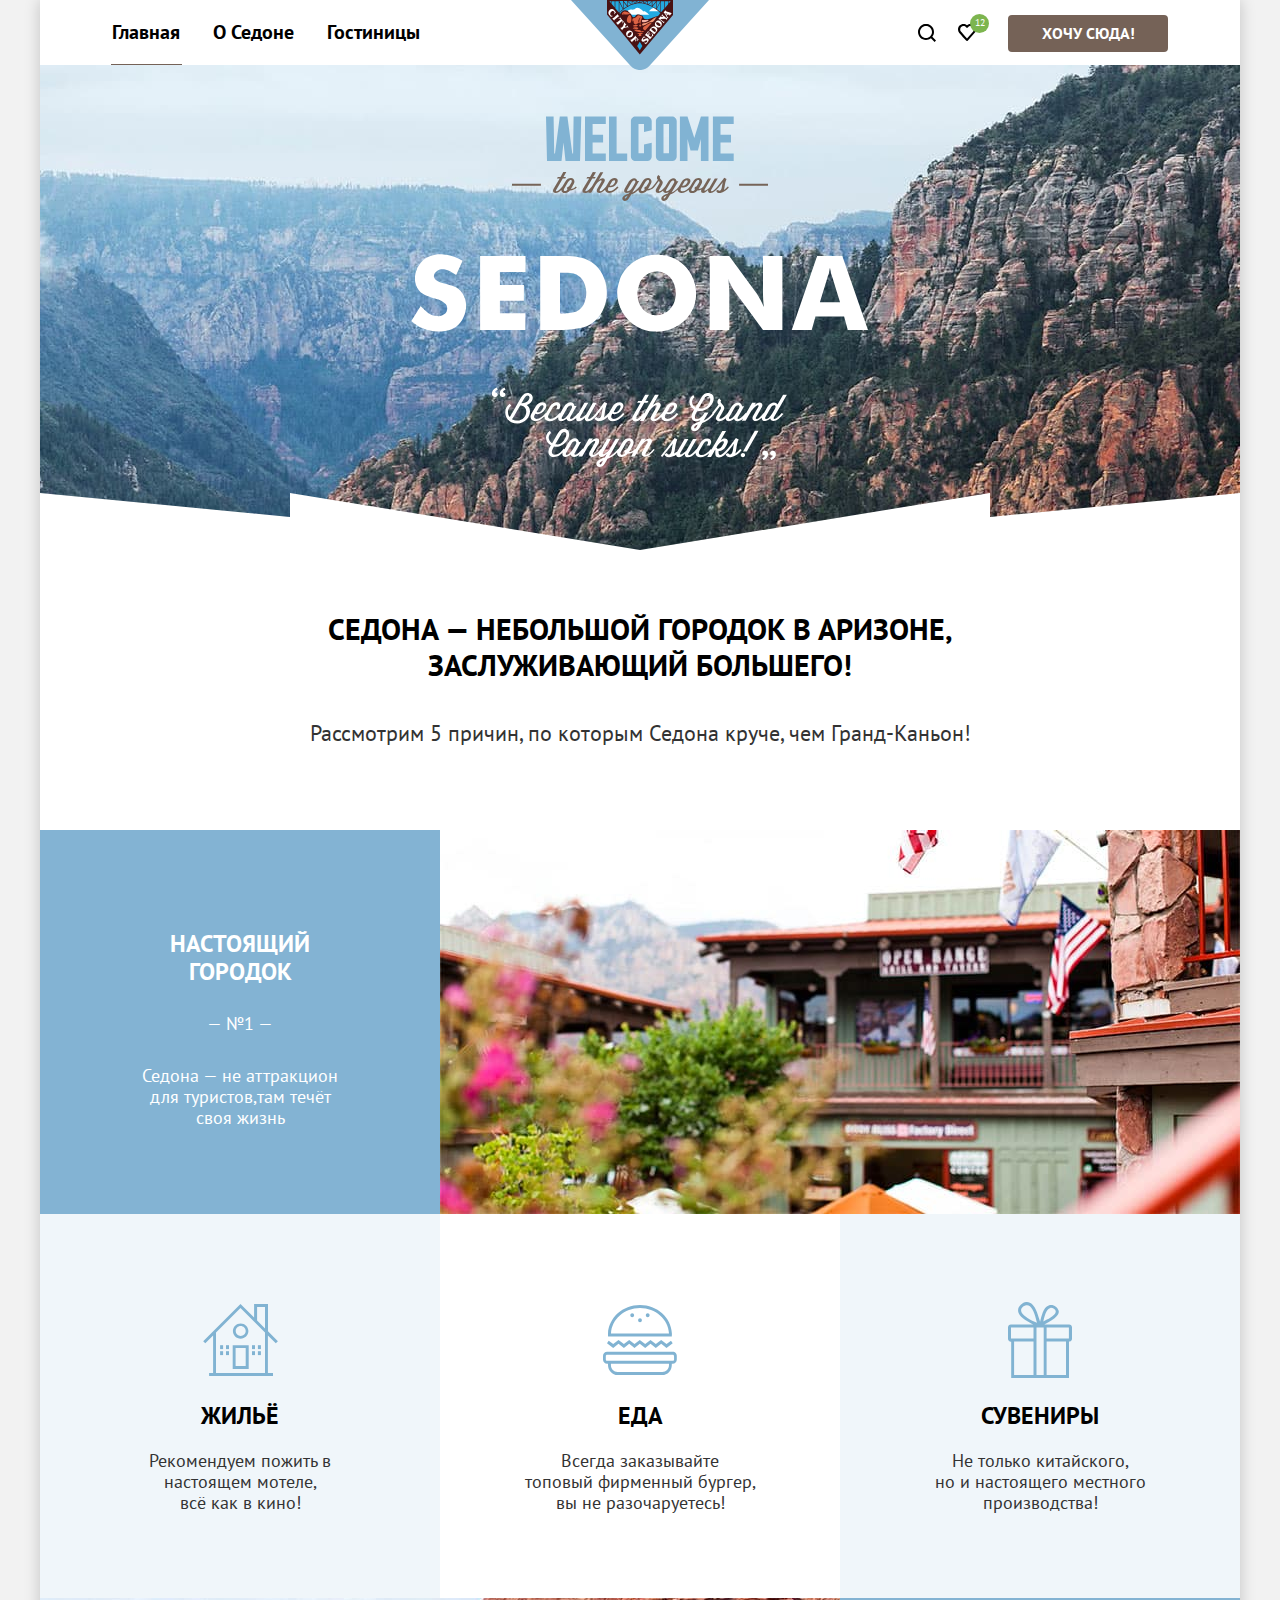
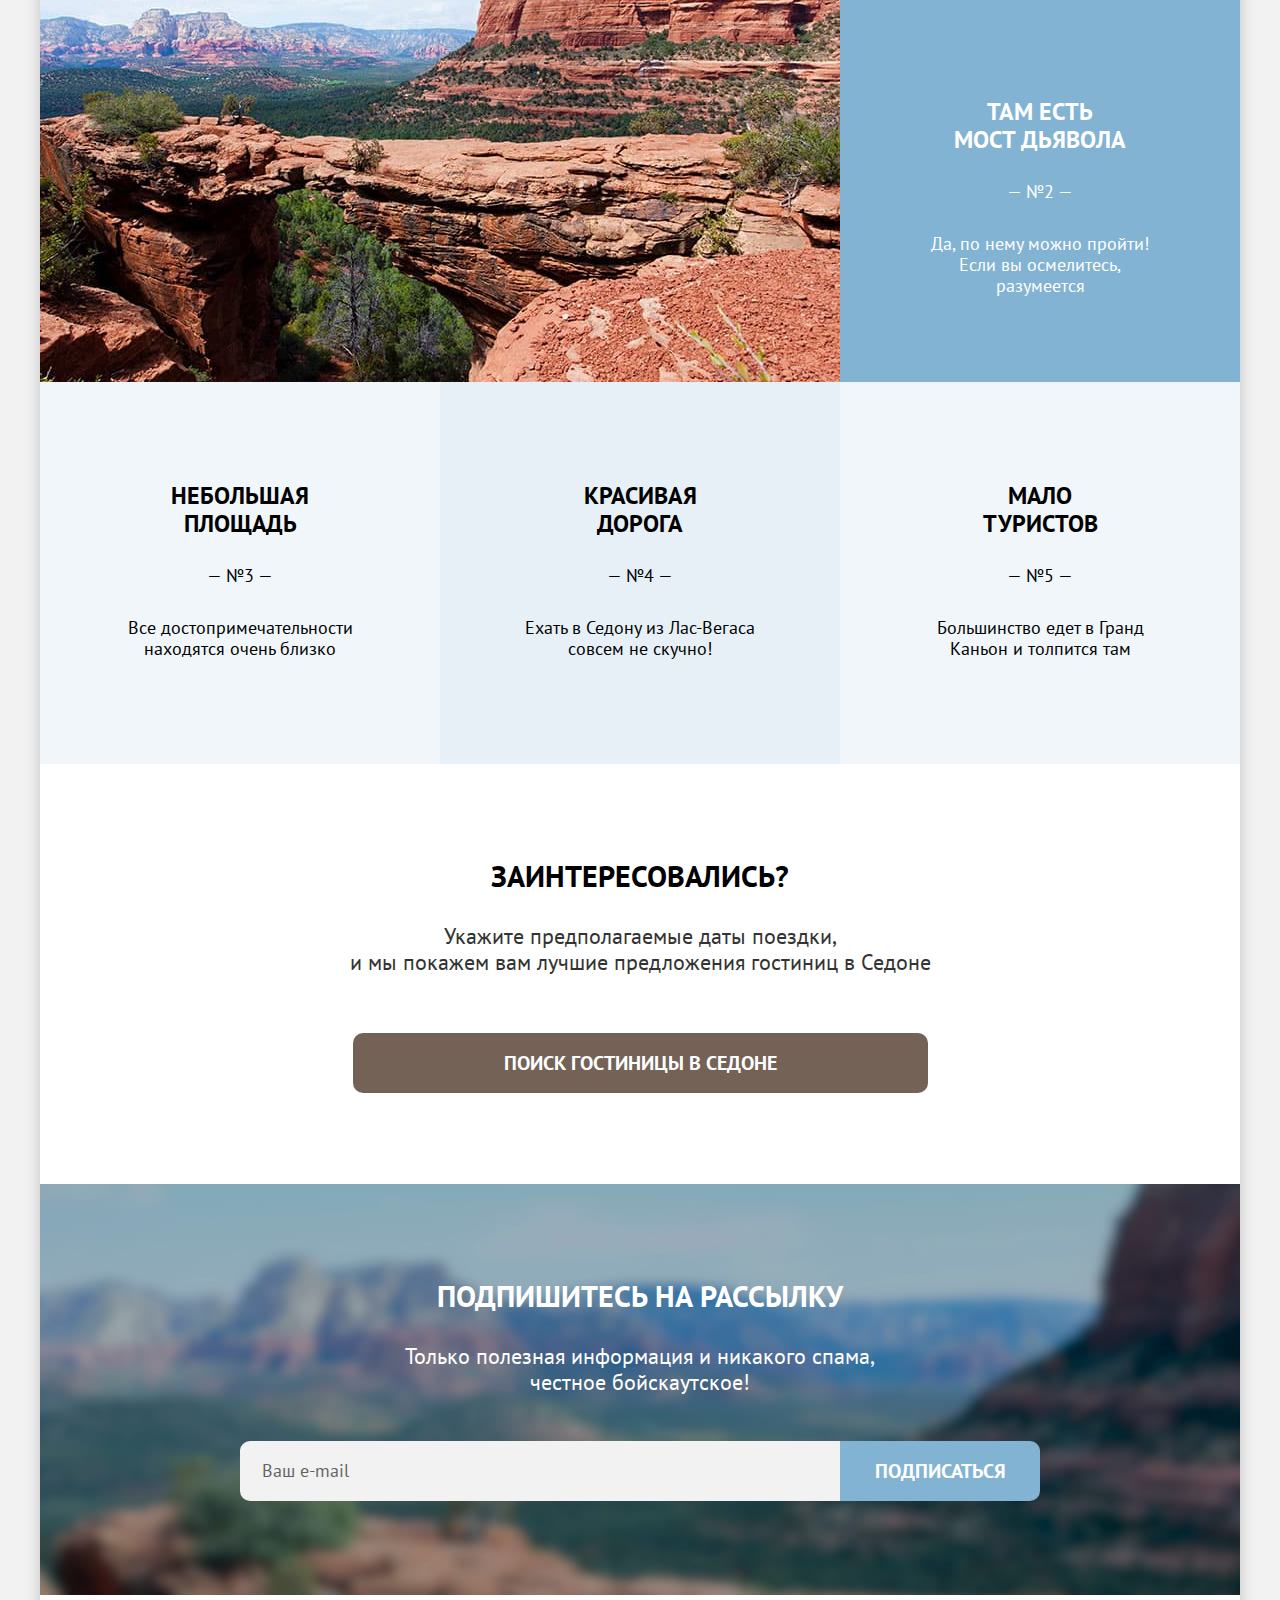
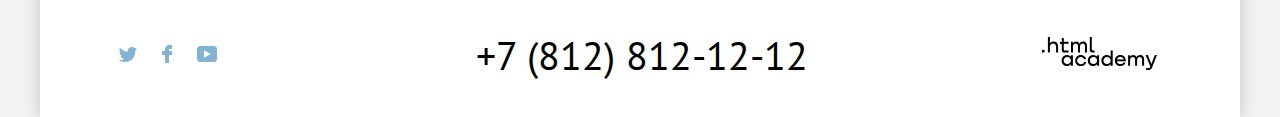
<file: index.html>
<!DOCTYPE html>
<html lang="ru">

<head>
  <meta charset="utf-8">
  <meta name="viewport" content="width=device-width, initial-scale=1">
  <title>HTML Academy: Седона</title>
  <link rel="stylesheet" href="styles/styles.css">
  <link rel="icon" href="favicon.ico">
</head>

<body>
  <div class="body-container">
    <header class="page-header">
      <nav class="navigation">
        <ul class="navigation-list">
          <li class="navigation-item">
            <a class="navigation-link navigation-link-current" href="#">
              Главная
            </a>
          </li>
          <li class="navigation-item">
            <a class="navigation-link" href="#">
              О Седоне
            </a>
          </li>
          <li class="navigation-item">
            <a class="navigation-link" href="catalog.html">
              Гостиницы
            </a>
          </li>
        </ul>
        <a class="logo">
          <img class="logo" src="img/sedona.svg" width="138" height="70" alt="Логотип Седона.">
        </a>
        <ul class="navigation-list navigation-user">
          <li class="navigation-item-icon search-icon">
            <a class="navigation-link-icon" href="#">
              <svg class="navigation-icon" aria-hidden="true" focusable="false" width="18" height="18"
                viewBox="0 0 18 18" fill="none">
                <path class="user-icon" fill-rule="evenodd" clip-rule="evenodd"
                  d="M18 16.5L14.3 12.8C15.3 11.5 16 9.8 16 7.9C16 3.5 12.4 -0.1 8 -0.1C3.6 -0.1 0 3.6 0 8C0 12.4 3.6 16 8 16C9.8 16 11.5
                15.4 12.9 14.3L16.6 18L18 16.5ZM8 14C4.7 14 2 11.3 2 8C2 4.7 4.7 2 8 2C11.3 2 14 4.7 14 8C14 11.3 11.3 14 8 14Z" fill="black" />
              </svg>
              <span class="visually-hidden">
                Поиск
              </span>
            </a>
          </li>
          <li class="navigation-item-icon favorites-icon">
            <a class="navigation-link-icon" href="#">
              <svg class="navigation-icon" aria-hidden="true" focusable="false" width="18" height="17"
                viewBox="0 0 18 17" fill="none">
                <path class="user-icon" fill-rule="evenodd" clip-rule="evenodd"
                  d="M8.9 17C8.6 17 8.3 16.9 8.1 16.6C2.7 10.5 1.4 9.1 1.1 8.7C0.4 7.8 0 6.6 0 5.4C0 2.4 2.4 0 5.5 0C6.8 0 8 0.5 9 1.3C10 0.5 11.3 0 12.5 0C15.5 0 18 2.4 18 5.4C18 6.7 17.5 7.9 16.7 8.8L9.7 16.7C9.5 16.9 9.3 17 8.9 17ZM2.9 7.5C3.2 7.9 6.4 11.5 9 14.4L15.2 7.4C15.7 6.9 15.9 6.2 15.9 5.4C15.9 3.6 14.4 2.1 12.6 2.1C11.6 2.1 10.6 2.6 9.9 3.4C9.6 3.7 9.3 3.8 9
                 3.8C8.7 3.8 8.4 3.6 8.2 3.4C7.5 2.6 6.5 2.1 5.5 2.1C3.7 2.1 2.2 3.6 2.2 5.4C2.1 6.3 2.5 7 2.9 7.5C2.8 7.5 2.8 7.5 2.9 7.5Z" fill="black" />
              </svg>
              <span class="visually-hidden">
                Избранное
              </span>
              <span class="counter">
                12
              </span>
            </a>
            <div class="popover popover-card">
              <div class="popover-content">
                <h2 class="visually-hidden">Избранное</h2>
                <ul class="card-hotel-list">
                  <li class="card-hotel">
                    <a class="card-hotel-image-link" href="#">
                      <img class="card-hotel-image" src="img/catalog/desert-hotel.jpg" width="180" height="120"
                        alt="Desert Quail Inn.">
                      <p class="card-hotel-title">Desert Quail Inn</p>
                      <p class="card-hotel-type">Мотель</p>
                    </a>
                    <button class="card-hotel-button button" type="button">
                      <span class="visually-hidden">Удалить из корзины</span>
                    </button>
                  </li>
                  <li class="card-hotel">
                    <a class="card-hotel-image-link" href="#">
                      <img class="card-hotel-image" src="img/catalog/villas-hotel.jpg" width="180" height="120"
                        alt="Villas at Poco Diablo.">
                      <p class="card-hotel-title">Villas at Poco Diablo</p>
                      <p class="card-hotel-type">Апартаменты</p>
                    </a>
                    <button class="card-hotel-button button" type="button">
                      <span class="visually-hidden">Удалить из корзины</span>
                    </button>
                  </li>
                </ul>
              </div>
              <a class="button popover-button" href="#">
                Все избранные
              </a>
            </div>
          </li>
          <li class="navigation-item">
            <a class="navigation-button button" href="#">
              Хочу сюда!
            </a>
          </li>
        </ul>
      </nav>
    </header>

    <main class="main-container main-index">
      <section class="welcome">
        <div class="welcome-container">
          <h1 class="visually-hidden">
            Седона — небольшой городок в Аризоне
          </h1>
          <img class="welcome-logo" src="img/icons/welcome.svg" width="458" height="352"
            alt="Welcome to the gorgeous Sedona.Because the Grand Canyon sucks!">
        </div>
        <p class="main-heading">
          <strong>
            Седона — небольшой городок в Аризоне,<br>заслуживающий большего!
          </strong>
        </p>
        <p class="text-heading">
          Рассмотрим 5 причин, по которым Седона круче, чем Гранд-Каньон!
        </p>
      </section>

      <section class="advantages">
        <h2 class="visually-hidden">
          Преимущества
        </h2>
        <ol class="advantages-list">
          <li class="advantages-item advantages-item-container">
            <img class="advantages-photo" src="img/index1.jpg" width="800" height="384" alt="Городок Седона.">
            <div class="advantages-content sedona-content">
              <h3 class="advantages-title">
                Настоящий<br> городок
              </h3>
              <span class="advantages-number">
                — №1 —
              </span>
              <p class="advantages-text">
                Седона — не аттракцион<br> для туристов,там течёт своя жизнь
              </p>
            </div>
            <ul class="tips-list">
              <li class="tips-item">
                <h4 class="tips-title">
                  Жильё
                </h4>
                <p class="tips-text">
                  Рекомендуем пожить в настоящем мотеле,<br>всё как в кино!
                </p>
              </li>
              <li class="tips-item">
                <h4 class="tips-title">
                  Еда
                </h4>
                <p class="tips-text">
                  Всегда заказывайте<br> топовый фирменный бургер, вы не разочаруетесь!
                </p>
              </li>
              <li class="tips-item">
                <h4 class="tips-title">
                  Сувениры
                </h4>
                <p class="tips-text">
                  Не только китайского,<br> но и настоящего местного производства!
                </p>
              </li>
            </ul>
          </li>
          <li class="advantages-item advantages-item-container">
            <img class="advantages-photo" src="img/index2.jpg" width="800" height="384" alt="Мост дьявола.">
            <div class="advantages-content bridge-content">
              <h3 class="advantages-title">
                Там есть<br> мост дьявола
              </h3>
              <span class="advantages-number">
                — №2 —
              </span>
              <p class="advantages-text">
                Да, по нему можно пройти! Если вы осмелитесь, разумеется
              </p>
            </div>
          </li>
          <li class="advantages-item">
            <div class="advantages-content">
              <h3 class="advantages-title">
                Небольшая площадь
              </h3>
              <span class="advantages-number">
                — №3 —
              </span>
              <p class="advantages-text">
                Все достопримечательности<br> находятся очень близко
              </p>
            </div>
          </li>
          <li class="advantages-item">
            <div class="advantages-content">
              <h3 class="advantages-title">
                Красивая<br>дорога
              </h3>
              <span class="advantages-number">
                — №4 —
              </span>
              <p class="advantages-text">
                Ехать в Седону из Лас-Вегаса<br> совсем не скучно!
              </p>
            </div>
          </li>
          <li class="advantages-item">
            <div class="advantages-content">
              <h3 class="advantages-title">
                Мало<br>туристов
              </h3>
              <span class="advantages-number">
                — №5 —
              </span>
              <p class="advantages-text">
                Большинство едет в Гранд Каньон и толпится там
              </p>
            </div>
          </li>
        </ol>
      </section>

      <section class="search">
        <h2 class="search-heading">
          Заинтересовались?
        </h2>
        <p class="search-description">
          Укажите предполагаемые даты поездки,<br>и мы покажем вам лучшие предложения гостиниц в Седоне
        </p>
        <a class="button search-button" href="#">
          Поиск гостиницы в Седоне
        </a>
      </section>

      <section class="index-newsletter">
        <h2 class="newsletter-title">
          Подпишитесь на рассылку
        </h2>
        <p class="newsletter-logo">
          Только полезная информация и никакого спама,<br>честное бойскаутское!
        </p>
        <form class="newsletter-form" action="https://echo.htmlacademy.ru/" method="post">
          <p class="newsletter-email">
            <label class="visually-hidden" for="newsletter-email">
              Email
            </label>
            <input class="field" placeholder="Ваш e-mail" type="email" name="newsletter-email" id="newsletter-email"
              required>
          </p>
          <button class="button newsletter-button" type="submit">
            Подписаться
          </button>
        </form>
      </section>
    </main>

    <footer class="page-footer">
      <section class="contacts">
        <h2 class="visually-hidden">Мы в соц.сетях</h2>
        <ul class="footer-social-list">
          <li class="footer-social-item">
            <a class="footer-social-link twitter-icon" href="#">
              <svg class="social-icon" aria-hidden="true" focusable="false" width="18" height="15" viewBox="0 0 18 15"
                xmlns="http://www.w3.org/2000/svg">
                <path class="social"
                  d="M11.6 0.154158C13.4 -0.345842 14.8 0.454157 15.4 1.35416C16.1 1.15416 16.8 0.854158 17.5 0.654158C17.5 1.55416 16.9 2.15416 16.6 2.45416C17.3 2.55416 18 1.85416 18 1.85416C17.8 2.85416 16.9 3.65416 16.3 3.85416C16.1 10.6542 13 15.0542 5.7 14.9542C5.1 14.9542 5.8 14.9542 5.2 14.9542C4.8 14.9542 0.8 14.4542 0 13.0542C2.4 13.2542 4.1 12.6542 5 11.8542C4 11.5542 2.1 11.4542 1.8 8.95416C2.2 9.05416 2.4 9.15416 3.1 9.05416C1.8 8.25416 0.4 7.45416 0.5 5.25416C0.8 5.55416 1.6 5.75416 1.9 5.75416C1.1
                 5.55416 -0.2 2.45416 0.9 0.854158C2.8 2.75416 4.9 4.45416 8.5 4.65416C8.7 2.25416 9.7 0.754158 11.6 0.154158Z" />
              </svg>
              <span class="visually-hidden">
                Твиттер
              </span>
            </a>
          </li>
          <li class="footer-social-item">
            <a class="footer-social-link fb-icon" href="#">
              <svg class="social-icon" aria-hidden="true" focusable="false" width="10" height="18" viewBox="0 0 10 18"
                fill="none" xmlns="http://www.w3.org/2000/svg">
                <path class="social" fill-rule="evenodd" clip-rule="evenodd"
                  d="M7 0C4.8 0 3 1.8 3 4V6H0V10H3V18H7V10H10V6H7V4H10V0H7Z" fill="#83B3D3" />
              </svg>
              <span class="visually-hidden">
                Фейсбук
              </span>
            </a>
          </li>
          <li class="footer-social-item">
            <a class="footer-social-link youtube-icon" href="#">
              <svg class="social-icon" aria-hidden="true" focusable="false" width="20" height="16" viewBox="0 0 20 16"
                fill="none" xmlns="http://www.w3.org/2000/svg">
                <path class="social" fill-rule="evenodd" clip-rule="evenodd" d="M17 0H2.9C1.2 0 0 1.5 0 3.2V12.7C0 14.5 1.2 16
                2.9 16H17.2C18.7 16 20.1 14.5 20.1 12.8V3.2C19.9 1.5 18.7 0 17 0ZM7 11.8V4.2L13.7 8L7 11.8Z"
                  fill="#83B3D3" />
              </svg>
              <span class="visually-hidden">
                Ютуб
              </span>
            </a>
          </li>
        </ul>
      </section>
      <a class="phone" href="tel:+78128121212">
        +7 (812) 812-12-12
      </a>
      <a class="htmlacademy-link" href="https://htmlacademy.ru/">
        <svg class="htmlacademy-icon" aria-hidden="true" focusable="false" width="115" height="34" viewBox="0 0 115 34"
          fill="none">
          <path class="htmlacademy" d="M0 12.8999V15.4999H2.5V12.8999H0Z" fill="black" />
          <path class="htmlacademy"
            d="M11.6 4.5C10 4.5 8.80002 5.2 8.00002 6.2H7.90002V0H5.90002V15.5H7.90002V10.2C7.90002 8.1 9.20002 6.6 11.2 6.6C13 6.6 14.1 8 14.1 9.8V15.5H16.1V9.4C16.2 6.4 14.3 4.5 11.6 4.5Z"
            fill="black" />
          <path class="htmlacademy"
            d="M26.6 4.8001H21.8V1.1001H19.8V4.9001H17.9V6.9001H19.8V12.9001C19.8 14.6001 20.8 15.6001 22.5 15.6001H26.6V13.6001H22.9C22.2 13.6001 21.8 13.2001 21.8 12.5001V6.8001H26.6V4.8001Z"
            fill="black" />
          <path class="htmlacademy"
            d="M41.1 4.6001C39.5 4.6001 38.2 5.4001 37.6 6.7001H37.5C36.9 5.5001 35.7 4.6001 34.1 4.6001C32.7 4.6001 31.6 5.4001 31 6.4001H30.9V4.8001H29V15.4001H31V10.0001C31 8.0001 32 6.5001 33.6 6.5001C35.1 6.5001 36 7.5001 36 9.1001V15.4001H38V9.8001C38 7.4001 39.4 6.5001 40.6 6.5001C42.1 6.5001 43 7.5001 43 9.1001V15.4001H45V8.9001C45.1 6.4001 43.6 4.6001 41.1 4.6001Z"
            fill="black" />
          <path class="htmlacademy"
            d="M47.8 12.7C47.8 14.4 48.8 15.4 50.6 15.4H52.6V13.4H50.9001C50.2001 13.4 49.8 13 49.8 12.3V0H47.8V12.7Z"
            fill="black" />
          <path class="htmlacademy"
            d="M28.9 19.6999C28 18.5999 26.7 17.8999 25 17.8999C21.9 17.8999 19.6 20.1999 19.6 23.4999C19.6 26.7999 21.9 29.0999 25 29.0999C26.8 29.0999 28 28.2999 28.8 27.1999H28.9V28.7999H30.9V18.1999H28.9V19.6999ZM25.3 27.0999C23.1 27.0999 21.7 25.4999 21.7 23.4999C21.7 21.4999 23.1 19.8999 25.3 19.8999C27.5 19.8999 28.9 21.4999 28.9 23.4999C28.9 25.3999 27.5 27.0999 25.3 27.0999Z"
            fill="black" />
          <path class="htmlacademy"
            d="M44.2 21.9999C43.7 19.5999 41.5999 17.8999 38.7999 17.8999C35.3999 17.8999 33.2 20.3999 33.2 23.4999C33.2 26.5999 35.3999 29.0999 38.7999 29.0999C41.5999 29.0999 43.7 27.2999 44.2 24.8999H42.0999C41.6999 26.1999 40.3999 27.1999 38.7999 27.1999C36.5999 27.1999 35.2 25.5999 35.2 23.5999C35.2 21.5999 36.5999 19.9999 38.7999 19.9999C40.3999 19.9999 41.5999 20.9999 42.0999 22.1999H44.2V21.9999Z"
            fill="black" />
          <path class="htmlacademy"
            d="M55.1 19.6999C54.2 18.5999 52.9001 17.8999 51.2001 17.8999C48.1001 17.8999 45.8 20.1999 45.8 23.4999C45.8 26.7999 48.1001 29.0999 51.2001 29.0999C53.0001 29.0999 54.2 28.2999 55 27.1999H55.1V28.7999H57.1V18.1999H55.1V19.6999ZM51.5 27.0999C49.3 27.0999 47.9001 25.4999 47.9001 23.4999C47.9001 21.4999 49.3 19.8999 51.5 19.8999C53.7 19.8999 55.1 21.4999 55.1 23.4999C55.1 25.3999 53.6 27.0999 51.5 27.0999Z"
            fill="black" />
          <path class="htmlacademy"
            d="M68.7 19.7999C67.8 18.6999 66.5 17.8999 64.8 17.8999C61.7 17.8999 59.4 20.1999 59.4 23.4999C59.4 26.7999 61.6 29.0999 64.8 29.0999C66.5 29.0999 67.8 28.2999 68.6 27.2999H68.7V28.7999H70.7V13.3999H68.7V19.7999ZM65.1 27.0999C62.9 27.0999 61.5 25.4999 61.5 23.4999C61.5 21.4999 62.9 19.8999 65.1 19.8999C67.3 19.8999 68.7 21.4999 68.7 23.4999C68.6 25.4999 67.2 27.0999 65.1 27.0999Z"
            fill="black" />
          <path class="htmlacademy"
            d="M78.3 17.8999C75 17.8999 72.8 20.3999 72.8 23.4999C72.8 26.4999 74.9 29.0999 78.3 29.0999C80.8 29.0999 82.8 27.7999 83.5 25.4999H81.4C80.9 26.4999 79.8 27.0999 78.4 27.0999C76.5 27.0999 75.1 25.7999 75 24.1999H83.8C84 20.5999 81.8 17.8999 78.3 17.8999ZM78.3 19.7999C80 19.7999 81.3 20.7999 81.6 22.3999H75.1C75.4 20.8999 76.6 19.7999 78.3 19.7999Z"
            fill="black" />
          <path class="htmlacademy"
            d="M98.2 17.8999C96.6 17.8999 95.3 18.6999 94.6 19.8999H94.5C93.9 18.6999 92.7 17.8999 91.1 17.8999C89.7 17.8999 88.6 18.5999 88 19.6999V18.1999H86.1V28.7999H88.1V23.3999C88.1 21.3999 89.1 19.9999 90.7 19.8999C92.2 19.8999 93.1 20.8999 93.1 22.4999V28.7999H95.1V23.1999C95.1 20.7999 96.5 19.8999 97.7 19.8999C99.2 19.8999 100.1 20.8999 100.1 22.4999V28.7999H102.1V22.2999C102.2 19.6999 100.7 17.8999 98.2 17.8999Z"
            fill="black" />
          <path class="htmlacademy"
            d="M109.4 27.0001L105.8 18.1001H103.6L108.4 29.7001C108.1 30.6001 107.7 30.9001 106.7 30.9001H104.2V32.9001H106.7C108.5 32.9001 109.5 32.1001 110.2 30.3001L114.9 18.1001H112.8L109.4 27.0001Z"
            fill="black" />
        </svg>
      </a>
    </footer>
    <div class="modal-container modal-container-close">
      <div class="modal modal-booking-form">
        <button class="modal-close-button">
          <span class="visually-hidden">Закрыть</span>
        </button>
        <section class="modal-content">
          <h2 class="modal-title">Поиск гостиницы в Седоне</h2>
          <form class="booking-form" action="https://echo.htmlacademy.ru/" method="post">
            <p class="field-group check-in-date">
              <label class="check-in-label" for="check-in">Дата заезда:</label>
              <input class="booking-form-field modal-field error" type="text" id="check-in" name="check-in"
                placeholder="Укажите дату">
              <span class="error-message">Мы не можем отправить вас в прошлое.</span>
            </p>
            <p class="field-group check-out-date">
              <label class="check-out-label" for="check-out">Дата выезда:</label>
              <input class="booking-form-field modal-field success" type="text" id="check-out" name="check-out"
                placeholder="Укажите дату">
              <span class="success-message">На эти даты есть свободные номера. Пока есть.</span>
            </p>
            <div class="booking-amount">
              <div class="field-group modal-booking">
                <label class="booking-adult-label" for="booking-adult">Взрослые:</label>
                <input class="booking-adult-form modal-field" type="number" min="1" max="10" id="booking-adult"
                  name="booking-adult" placeholder="2">
                <button class="modal-btn minus-button" type="button">
                  <span class="visually-hidden">Минус</span>
                </button>
                <button class="modal-btn plus-button" type="button">
                  <span class="visually-hidden">Плюс</span>
                </button>
              </div>
              <div class="field-group modal-booking">
                <label class="booking-kids-label label-icon" for="booking-kids">Дети:</label>
                <div class="tooltip-container">
                  <button class="info" type="button">
                    <span class="visually-hidden">Посмотреть дополнительную информацию</span>
                    <span class="tooltip-text">Укажите количество детей, которые будут с вами, возраст которых
                      от 6 до 18 лет. Дети до 6 лет размещаются<br> бесплатно.
                    </span>
                  </button>
                </div>
                <input class="booking-kids-form modal-field" type="number" min="1" max="10" id="booking-kids"
                  name="booking-kids" placeholder="1">
                <button class="modal-btn minus-button" type="button">
                  <span class="visually-hidden">Минус</span>
                </button>
                <button class="modal-btn plus-button" type="button">
                  <span class="visually-hidden">Плюс</span>
                </button>
              </div>
            </div>
            <button class="button modal-button" type="submit">Найти</button>
          </form>
        </section>
      </div>
    </div>
  </div>
</body>

</html>
</file>
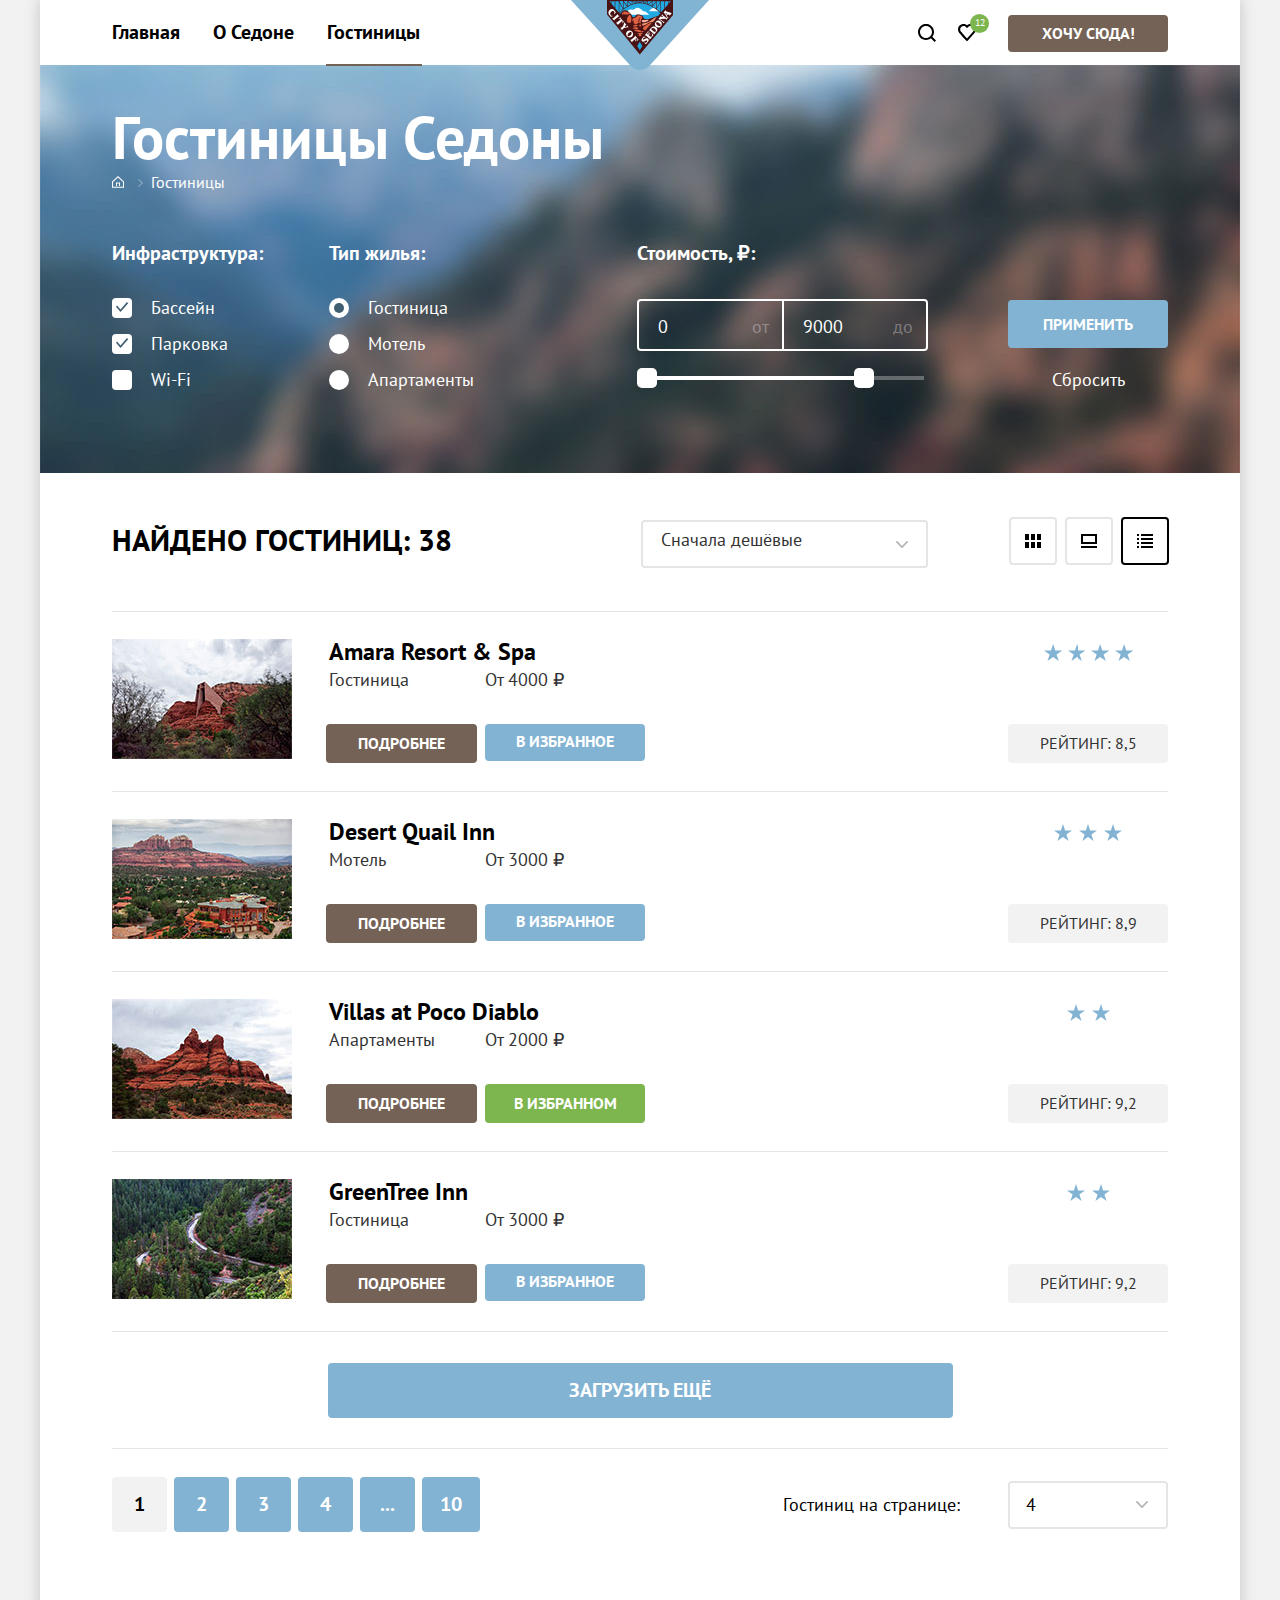
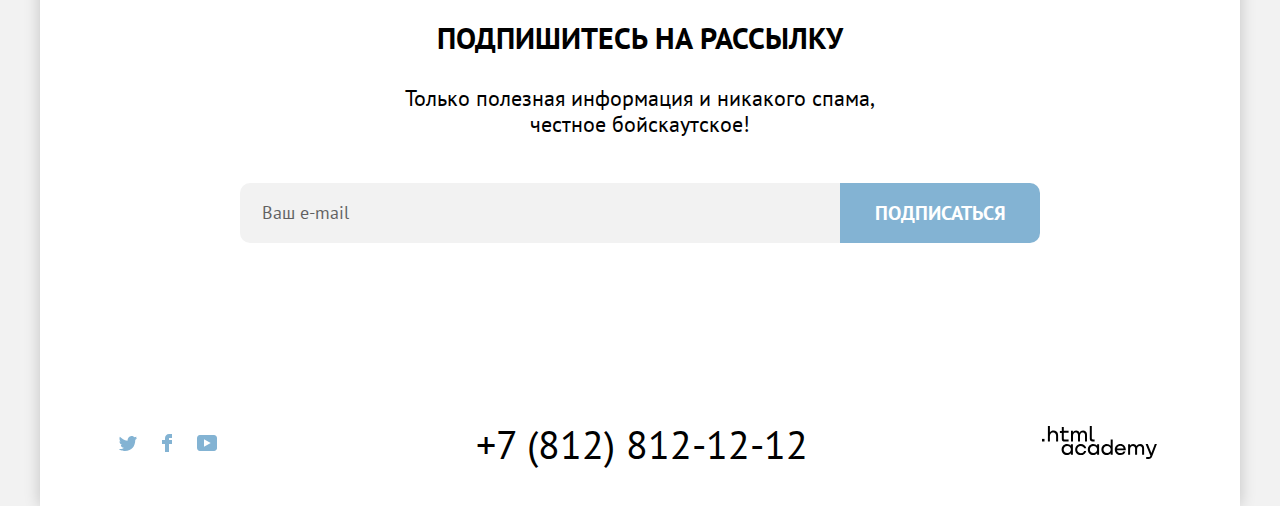
<file: catalog.html>
<!DOCTYPE html>
<html lang="ru">

<head>
  <meta charset="utf-8">
  <meta name="viewport" content="width=device-width, initial-scale=1">
  <title>Каталог</title>
  <link rel="stylesheet" href="styles/styles.css">
  <link rel="icon" href="favicon.ico">
</head>

<body>
  <div class="body-container">
    <header class="page-header">
      <nav class="navigation">
        <ul class="navigation-list">
          <li class="navigation-item">
            <a class="navigation-link" href="index.html">
              Главная
            </a>
          </li>
          <li class="navigation-item">
            <a class="navigation-link" href="#">
              О Седоне
            </a>
          </li>
          <li class="navigation-item">
            <a class="navigation-link navigation-link-current" href="catalog.html">
              Гостиницы
            </a>
          </li>
        </ul>
        <a class="logo" href="index.html">
          <img class="logo" src="img/sedona.svg" width="138" height="70" alt="Логотип Седона.">
        </a>
        <ul class="navigation-list navigation-user">
          <li class="navigation-item-icon search-icon">
            <a class="navigation-link-icon" href="#">
              <svg class="navigation-icon" aria-hidden="true" focusable="false" width="18" height="18"
                viewBox="0 0 18 18" fill="none">
                <path class="user-icon" fill-rule="evenodd" clip-rule="evenodd"
                  d="M18 16.5L14.3 12.8C15.3 11.5 16 9.8 16 7.9C16 3.5 12.4 -0.1 8 -0.1C3.6 -0.1 0 3.6 0 8C0 12.4 3.6 16 8 16C9.8 16 11.5
                15.4 12.9 14.3L16.6 18L18 16.5ZM8 14C4.7 14 2 11.3 2 8C2 4.7 4.7 2 8 2C11.3 2 14 4.7 14 8C14 11.3 11.3 14 8 14Z" fill="black" />
              </svg>
              <span class="visually-hidden">
                Поиск
              </span>
            </a>
          </li>
          <li class="navigation-item-icon favorites-icon">
            <a class="navigation-link-icon" href="#">
              <svg class="navigation-icon" aria-hidden="true" focusable="false" width="18" height="17"
                viewBox="0 0 18 17" fill="none">
                <path class="user-icon" fill-rule="evenodd" clip-rule="evenodd"
                  d="M8.9 17C8.6 17 8.3 16.9 8.1 16.6C2.7 10.5 1.4 9.1 1.1 8.7C0.4 7.8 0 6.6 0 5.4C0 2.4 2.4 0 5.5 0C6.8 0 8 0.5 9 1.3C10 0.5 11.3 0 12.5 0C15.5 0 18 2.4 18 5.4C18 6.7 17.5 7.9 16.7 8.8L9.7 16.7C9.5 16.9 9.3 17 8.9 17ZM2.9 7.5C3.2 7.9 6.4 11.5 9 14.4L15.2 7.4C15.7 6.9 15.9 6.2 15.9 5.4C15.9 3.6 14.4 2.1 12.6 2.1C11.6 2.1 10.6 2.6 9.9 3.4C9.6 3.7 9.3 3.8 9
                 3.8C8.7 3.8 8.4 3.6 8.2 3.4C7.5 2.6 6.5 2.1 5.5 2.1C3.7 2.1 2.2 3.6 2.2 5.4C2.1 6.3 2.5 7 2.9 7.5C2.8 7.5 2.8 7.5 2.9 7.5Z" fill="black" />
              </svg>
              <span class="visually-hidden">
                Избранное
              </span>
              <span class="counter">
                12
              </span>
            </a>
          </li>
          <li class="navigation-item">
            <a class="navigation-button button" href="#">
              Хочу сюда!
            </a>
          </li>
        </ul>
      </nav>
    </header>

    <main class="main-container main-index">
      <div class="main-container-photo">
        <header class="main-header">
          <h1 class="header-title">Гостиницы Седоны</h1>
          <ul class="breadcrumbs">
            <li class="breadcrumbs-item">
              <a class="breadcrumbs-link" href="index.html">
                <svg aria-hidden="true" focusable="false" width="12" height="12" viewBox="0 0 12 12" fill="none">
                  <path d="M6 0L0 5.5V11.7H12V5.5L6 0ZM11 10.7H1V5.9L6 1.4L11 5.9V10.7Z" fill="white" />
                  <path d="M4 10H5V7.5H7V10H8V6.5H4V10Z" fill="white" />
                </svg>
                <span class="visually-hidden">Главная</span>
              </a>
            </li>
            <li class="breadcrumbs-item">
              <a class="breadcrumbs-link" href="#">Гостиницы</a>
            </li>
          </ul>
        </header>

        <section class="hotel-filters">
          <div class="hotel-filters-container">
            <h2 class="visually-hidden">Фильтры</h2>
            <form class="catalog-filters" action="https://echo.htmlacademy.ru/" method="get">
              <fieldset class="catalog-filters-group">
                <legend class="catalog-filters-title">Инфраструктура:</legend>
                <ul class="catalog-filters-list">
                  <li class="catalog-filters-item">
                    <label class="control">
                      <input class="visually-hidden control-input" type="checkbox" name="swimming-pool" checked>
                      <span class="control-label">Бассейн</span>
                    </label>
                  </li>
                  <li class="catalog-filters-item">
                    <label class="control">
                      <input class="visually-hidden control-input" type="checkbox" name="parking" checked>
                      <span class="control-label">Парковка</span>
                    </label>
                  </li>
                  <li class="catalog-filters-item">
                    <label class="control">
                      <input class="visually-hidden control-input" type="checkbox" name="wi-fi">
                      <span class="control-label">Wi-Fi</span>
                    </label>
                  </li>
                </ul>
              </fieldset>
              <fieldset class="catalog-filters-group">
                <legend class="catalog-filters-title">Тип жилья:</legend>
                <ul class="catalog-filters-list">
                  <li class="catalog-filters-item">
                    <label class="control">
                      <input class="visually-hidden control-input" type="radio" name="hotel-group" value="hotel"
                        checked>
                      <span class="control-label">Гостиница</span>
                    </label>
                  </li>
                  <li class="catalog-filters-item">
                    <label class="control">
                      <input class="visually-hidden control-input" type="radio" name="hotel-group" value="motel">
                      <span class="control-label">Мотель</span>
                    </label>
                  </li>
                  <li class="catalog-filters-item">
                    <label class="control">
                      <input class="visually-hidden control-input" type="radio" name="hotel-group" value="apartments">
                      <span class="control-label">Апартаменты</span>
                    </label>
                  </li>
                </ul>
              </fieldset>
              <fieldset class="catalog-filters-group price-scale">
                <legend class="catalog-filters-title">Стоимость, ₽:</legend>
                <div class="range-wrapper-inputs">
                  <label class="catalog-filters-label">
                    <input class="catalog-filter-input" placeholder="0" type="number" name="min-price">
                    <span>от</span>
                  </label>
                  <label class="catalog-filters-label">
                    <input class="catalog-filter-input" placeholder="9000" type="number" name="max-price">
                    <span>до</span>
                  </label>
                </div>

                <div class="range-scale">
                  <div class="range-bar" style="margin-right: 62px; width: 237px">
                    <button class="range-toggle toggle-min" type="button">
                      <span class="visually-hidden">Изменить минимальную цену.</span>
                    </button>
                    <button class="range-toggle toggle-max" type="button">
                      <span class="visually-hidden">Изменить максимальную цену.</span>
                    </button>
                  </div>
                </div>
              </fieldset>
              <div class="button-container">
                <button class="button apply-button" type="submit">Применить</button>
                <button class="button reset-button" type="reset">Сбросить</button>
              </div>
            </form>
          </div>
        </section>
      </div>

      <div class="sorting-type-container">
        <h2 class="sorting-title">Найдено гостиниц: 38</h2>
        <label class="visually-hidden" for="sorting">Сортировка</label>
        <select class="sorting-select-control" id="sorting" name="sorting">
          <option value="cheap">Сначала дешёвые</option>
          <option value="popular">Сначала популярные</option>
          <option value="expensive">Сначала дорогие</option>
          <option value="stars">По количеству звёзд</option>
        </select>

        <ul class="sorting-hotels">
          <li class="sorting-item">
            <a href="#" class="sorting-item-link">
              <span class="visually-hidden">Показать карточки</span>
            </a>
          </li>
          <li class="sorting-item">
            <a href="#" class="sorting-item-link">
              <span class="visually-hidden">Показать слайды</span>
            </a>
          </li>
          <li class="sorting-item">
            <a href="#" class="sorting-item-link sorting-item-link-current">
              <span class="visually-hidden">Показать список</span>
            </a>
          </li>
        </ul>
      </div>

      <section class="hotels-katalog">
        <h2 class="visually-hidden">Каталог отелей</h2>
        <ul class="hotels-list">
          <li class="hotels-card">
            <a class="hotels-card-image-link" href="#">
              <img class="hotels-card-image" src="img/catalog/amara-hotel.jpg" width="180" height="120"
                alt="Amara Resort & Spa.">
            </a>
            <a class="hotels-card-link" href="#">
              <h3 class="hotels-card-title">Amara Resort & Spa</h3>
            </a>
            <p class="hotels-type">Гостиница</p>
            <b class="hotels-card-price">От 4000 ₽</b>
            <a href="#" class="button hotels-card-button button-brown">Подробнее</a>
            <a href="#" class="button hotels-card-button">В избранное</a>
            <p class="four-stars-hotel"><span class="visually-hidden">Четырехзвездочный отель</span></p>
            <span class="rating">Рейтинг: 8,5</span>
          </li>
          <li class="hotels-card">
            <a class="hotels-card-image-link" href="#">
              <img class="hotels-card-image" src="img/catalog/desert-hotel.jpg" width="180" height="120"
                alt="Desert Quail Inn.">
            </a>
            <a class="hotels-card-link" href="#">
              <h3 class="hotels-card-title">Desert Quail Inn</h3>
            </a>
            <p class="hotels-type">Мотель</p>
            <b class="hotels-card-price">От 3000 ₽</b>
            <a href="#" class="button hotels-card-button button-brown">Подробнее</a>
            <a href="#" class="button hotels-card-button">В избранное</a>
            <p class="three-stars-hotel"><span class="visually-hidden">Трехзвёздочный отель</span></p>
            <span class="rating">Рейтинг: 8,9</span>
          </li>
          <li class="hotels-card">
            <a class="hotels-card-image-link" href="#">
              <img class="hotels-card-image" src="img/catalog/villas-hotel.jpg" width="180" height="120"
                alt="Villas at Poco Diablo.">
            </a>
            <a class="hotels-card-link" href="#">
              <h3 class="hotels-card-title">Villas at Poco Diablo</h3>
            </a>
            <p class="hotels-type">Апартаменты</p>
            <b class="hotels-card-price">От 2000 ₽</b>
            <a href="#" class="button hotels-card-button button-brown">Подробнее</a>
            <a href="#" class="button hotels-card-button button-green">В избранном</a>
            <p class="two-stars-hotel"><span class="visually-hidden">Двухзвёздочный отель</span></p>
            <span class="rating">Рейтинг: 9,2</span>
          </li>
          <li class="hotels-card">
            <a class="hotels-card-image-link" href="#">
              <img class="hotels-card-image" src="img/catalog/green-hotel.jpg" width="180" height="120"
                alt="GreenTree Inn.">
            </a>
            <a class="hotels-card-link" href="#">
              <h3 class="hotels-card-title">GreenTree Inn</h3>
            </a>
            <p class="hotels-type">Гостиница</p>
            <b class="hotels-card-price">От 3000 ₽</b>
            <a href="#" class="button hotels-card-button button-brown">Подробнее</a>
            <a href="#" class="button hotels-card-button">В избранное</a>
            <p class="stars-hotel-two"><span class="visually-hidden">Двухзвёздочный отель</span></p>
            <span class="rating">Рейтинг: 9,2</span>
          </li>
          <!--
          <p class="one-stars-hotel"><span class="visually-hidden">Однозвездочный отель</span></p>
          <p class="five-stars-hotel"><span class="visually-hidden">Пятизвездочный отель</span></p>
          -->
        </ul>
        <button class="button pagination-show-more" type="button">Загрузить ещё</button>
        <div class="pagination-container">
          <ol class="pagination">
            <li class="pagination-item">
              <a class="pagination-link pagination-current">1</a>
            </li>
            <li class="pagination-item">
              <a class="pagination-link" href="#">2</a>
            </li>
            <li class="pagination-item">
              <a class="pagination-link" href="#">3</a>
            </li>
            <li class="pagination-item">
              <a class="pagination-link" href="#">4</a>
            </li>
            <li class="pagination-item">
              <a class="pagination-link pagination-next" href="#">
                <span class="visually-hidden">Пятая страница</span>...
              </a>
            </li>
            <li class="pagination-item">
              <a class="pagination-link" href="#">10</a>
            </li>
          </ol>
          <div class="quantity-container">
            <label for="quantity">Гостиниц на странице:</label>
            <select class="quantity-select-control" id="quantity" name="sorting">
              <option value="quantity">4</option>
              <option value="quantity">5</option>
              <option value="quantity">6</option>
              <option value="quantity">7</option>
            </select>
          </div>
        </div>
      </section>

      <section class="newsletter">
        <h2 class="newsletter-title">
          Подпишитесь на рассылку
        </h2>
        <p class="newsletter-logo">
          Только полезная информация и никакого спама,<br>честное бойскаутское!
        </p>
        <form class="newsletter-form" action="https://echo.htmlacademy.ru/" method="post">
          <p class="newsletter-email">
            <label class="visually-hidden" for="newsletter-email">
              Email
            </label>
            <input class="field" placeholder="Ваш e-mail" type="email" name="newsletter-email" id="newsletter-email"
              required>
          </p>
          <button class="button newsletter-button" type="submit">
            Подписаться
          </button>
        </form>
      </section>
    </main>

    <footer class="page-footer">
      <section class="contacts">
        <h2 class="visually-hidden">Мы в соц.сетях</h2>
        <ul class="footer-social-list">
          <li class="footer-social-item">
            <a class="footer-social-link twitter-icon" href="#">
              <svg class="social-icon" aria-hidden="true" focusable="false" width="18" height="15" viewBox="0 0 18 15"
                fill="none" xmlns="http://www.w3.org/2000/svg">
                <path class="social" fill-rule="evenodd" clip-rule="evenodd"
                  d="M11.6 0.154158C13.4 -0.345842 14.8 0.454157 15.4 1.35416C16.1 1.15416 16.8 0.854158 17.5 0.654158C17.5 1.55416 16.9 2.15416 16.6 2.45416C17.3 2.55416 18 1.85416 18 1.85416C17.8 2.85416 16.9 3.65416 16.3 3.85416C16.1 10.6542 13 15.0542 5.7 14.9542C5.1 14.9542 5.8 14.9542 5.2 14.9542C4.8 14.9542 0.8 14.4542 0 13.0542C2.4 13.2542 4.1 12.6542 5 11.8542C4 11.5542 2.1 11.4542 1.8 8.95416C2.2 9.05416 2.4 9.15416 3.1 9.05416C1.8 8.25416 0.4 7.45416 0.5 5.25416C0.8 5.55416 1.6 5.75416 1.9 5.75416C1.1
                 5.55416 -0.2 2.45416 0.9 0.854158C2.8 2.75416 4.9 4.45416 8.5 4.65416C8.7 2.25416 9.7 0.754158 11.6 0.154158Z" fill="#83B3D3" />
              </svg>
              <span class="visually-hidden">
                Твиттер
              </span>
            </a>
          </li>
          <li class="footer-social-item">
            <a class="footer-social-link fb-icon" href="#">
              <svg class="social-icon" aria-hidden="true" focusable="false" width="10" height="18" viewBox="0 0 10 18"
                fill="none" xmlns="http://www.w3.org/2000/svg">
                <path class="social" fill-rule="evenodd" clip-rule="evenodd"
                  d="M7 0C4.8 0 3 1.8 3 4V6H0V10H3V18H7V10H10V6H7V4H10V0H7Z" fill="#83B3D3" />
              </svg>
              <span class="visually-hidden">
                Фейсбук
              </span>
            </a>
          </li>
          <li class="footer-social-item">
            <a class="footer-social-link youtube-icon" href="#">
              <svg class="social-icon" aria-hidden="true" focusable="false" width="20" height="16" viewBox="0 0 20 16"
                fill="none" xmlns="http://www.w3.org/2000/svg">
                <path class="social" fill-rule="evenodd" clip-rule="evenodd" d="M17 0H2.9C1.2 0 0 1.5 0 3.2V12.7C0 14.5 1.2 16
                2.9 16H17.2C18.7 16 20.1 14.5 20.1 12.8V3.2C19.9 1.5 18.7 0 17 0ZM7 11.8V4.2L13.7 8L7 11.8Z"
                  fill="#83B3D3" />
              </svg>
              <span class="visually-hidden">
                Ютуб
              </span>
            </a>
          </li>
        </ul>
      </section>
      <a class="phone" href="tel:+78128121212">
        +7 (812) 812-12-12
      </a>
      <a class="htmlacademy-link" href="https://htmlacademy.ru/">
        <svg class="htmlacademy-icon" width="115" height="34" viewBox="0 0 115 34" fill="none">
          <path class="htmlacademy" d="M0 12.8999V15.4999H2.5V12.8999H0Z" fill="black" />
          <path
            d="M11.6 4.5C10 4.5 8.80002 5.2 8.00002 6.2H7.90002V0H5.90002V15.5H7.90002V10.2C7.90002 8.1 9.20002 6.6 11.2 6.6C13 6.6 14.1 8 14.1 9.8V15.5H16.1V9.4C16.2 6.4 14.3 4.5 11.6 4.5Z"
            fill="black" />
          <path class="htmlacademy"
            d="M26.6 4.8001H21.8V1.1001H19.8V4.9001H17.9V6.9001H19.8V12.9001C19.8 14.6001 20.8 15.6001 22.5 15.6001H26.6V13.6001H22.9C22.2 13.6001 21.8 13.2001 21.8 12.5001V6.8001H26.6V4.8001Z"
            fill="black" />
          <path class="htmlacademy"
            d="M41.1 4.6001C39.5 4.6001 38.2 5.4001 37.6 6.7001H37.5C36.9 5.5001 35.7 4.6001 34.1 4.6001C32.7 4.6001 31.6 5.4001 31 6.4001H30.9V4.8001H29V15.4001H31V10.0001C31 8.0001 32 6.5001 33.6 6.5001C35.1 6.5001 36 7.5001 36 9.1001V15.4001H38V9.8001C38 7.4001 39.4 6.5001 40.6 6.5001C42.1 6.5001 43 7.5001 43 9.1001V15.4001H45V8.9001C45.1 6.4001 43.6 4.6001 41.1 4.6001Z"
            fill="black" />
          <path class="htmlacademy"
            d="M47.8 12.7C47.8 14.4 48.8 15.4 50.6 15.4H52.6V13.4H50.9001C50.2001 13.4 49.8 13 49.8 12.3V0H47.8V12.7Z"
            fill="black" />
          <path class="htmlacademy"
            d="M28.9 19.6999C28 18.5999 26.7 17.8999 25 17.8999C21.9 17.8999 19.6 20.1999 19.6 23.4999C19.6 26.7999 21.9 29.0999 25 29.0999C26.8 29.0999 28 28.2999 28.8 27.1999H28.9V28.7999H30.9V18.1999H28.9V19.6999ZM25.3 27.0999C23.1 27.0999 21.7 25.4999 21.7 23.4999C21.7 21.4999 23.1 19.8999 25.3 19.8999C27.5 19.8999 28.9 21.4999 28.9 23.4999C28.9 25.3999 27.5 27.0999 25.3 27.0999Z"
            fill="black" />
          <path class="htmlacademy"
            d="M44.2 21.9999C43.7 19.5999 41.5999 17.8999 38.7999 17.8999C35.3999 17.8999 33.2 20.3999 33.2 23.4999C33.2 26.5999 35.3999 29.0999 38.7999 29.0999C41.5999 29.0999 43.7 27.2999 44.2 24.8999H42.0999C41.6999 26.1999 40.3999 27.1999 38.7999 27.1999C36.5999 27.1999 35.2 25.5999 35.2 23.5999C35.2 21.5999 36.5999 19.9999 38.7999 19.9999C40.3999 19.9999 41.5999 20.9999 42.0999 22.1999H44.2V21.9999Z"
            fill="black" />
          <path class="htmlacademy"
            d="M55.1 19.6999C54.2 18.5999 52.9001 17.8999 51.2001 17.8999C48.1001 17.8999 45.8 20.1999 45.8 23.4999C45.8 26.7999 48.1001 29.0999 51.2001 29.0999C53.0001 29.0999 54.2 28.2999 55 27.1999H55.1V28.7999H57.1V18.1999H55.1V19.6999ZM51.5 27.0999C49.3 27.0999 47.9001 25.4999 47.9001 23.4999C47.9001 21.4999 49.3 19.8999 51.5 19.8999C53.7 19.8999 55.1 21.4999 55.1 23.4999C55.1 25.3999 53.6 27.0999 51.5 27.0999Z"
            fill="black" />
          <path class="htmlacademy"
            d="M68.7 19.7999C67.8 18.6999 66.5 17.8999 64.8 17.8999C61.7 17.8999 59.4 20.1999 59.4 23.4999C59.4 26.7999 61.6 29.0999 64.8 29.0999C66.5 29.0999 67.8 28.2999 68.6 27.2999H68.7V28.7999H70.7V13.3999H68.7V19.7999ZM65.1 27.0999C62.9 27.0999 61.5 25.4999 61.5 23.4999C61.5 21.4999 62.9 19.8999 65.1 19.8999C67.3 19.8999 68.7 21.4999 68.7 23.4999C68.6 25.4999 67.2 27.0999 65.1 27.0999Z"
            fill="black" />
          <path class="htmlacademy"
            d="M78.3 17.8999C75 17.8999 72.8 20.3999 72.8 23.4999C72.8 26.4999 74.9 29.0999 78.3 29.0999C80.8 29.0999 82.8 27.7999 83.5 25.4999H81.4C80.9 26.4999 79.8 27.0999 78.4 27.0999C76.5 27.0999 75.1 25.7999 75 24.1999H83.8C84 20.5999 81.8 17.8999 78.3 17.8999ZM78.3 19.7999C80 19.7999 81.3 20.7999 81.6 22.3999H75.1C75.4 20.8999 76.6 19.7999 78.3 19.7999Z"
            fill="black" />
          <path class="htmlacademy"
            d="M98.2 17.8999C96.6 17.8999 95.3 18.6999 94.6 19.8999H94.5C93.9 18.6999 92.7 17.8999 91.1 17.8999C89.7 17.8999 88.6 18.5999 88 19.6999V18.1999H86.1V28.7999H88.1V23.3999C88.1 21.3999 89.1 19.9999 90.7 19.8999C92.2 19.8999 93.1 20.8999 93.1 22.4999V28.7999H95.1V23.1999C95.1 20.7999 96.5 19.8999 97.7 19.8999C99.2 19.8999 100.1 20.8999 100.1 22.4999V28.7999H102.1V22.2999C102.2 19.6999 100.7 17.8999 98.2 17.8999Z"
            fill="black" />
          <path class="htmlacademy"
            d="M109.4 27.0001L105.8 18.1001H103.6L108.4 29.7001C108.1 30.6001 107.7 30.9001 106.7 30.9001H104.2V32.9001H106.7C108.5 32.9001 109.5 32.1001 110.2 30.3001L114.9 18.1001H112.8L109.4 27.0001Z"
            fill="black" />
        </svg>
      </a>
    </footer>
  </div>
</body>

</html>
</file>
<file: styles/styles.css>
@font-face {
  font-family: "PT Sans";
  font-style: normal;
  font-weight: 400;
  src: url("../fonts/ptsans-400.woff2") format("woff2");
  font-display: swap;
}

@font-face {
  font-family: "PT Sans";
  font-style: normal;
  font-weight: 700;
  src: url("../fonts/ptsans-700.woff2") format("woff2");
  font-display: swap;
}

html {
  height: 100%;
}

body {
  min-width: 1200px;
  margin: 0 auto;
  background-color: #F2F2F2;
}

.body-container {
  display: flex;
  flex-direction: column;
  width: 1200px;
  min-height: 100%;
  margin: 0 auto;
  font-family: "PT Sans", sans-serif;
  font-size: 18px;
  line-height: 21px;
  color: #000000;
  background-color: #FFFFFF;
  box-shadow: 0px 0px 15px rgba(0, 0, 0, 0.2);
}

.visually-hidden {
  position: absolute;
  width: 1px;
  height: 1px;
  margin: -1px;
  padding: 0;
  border: 0;
  clip: rect(0 0 0 0);
  overflow: hidden;
}

.button {
  display: inline-block;
  box-sizing: border-box;
  font-family: inherit;
  font-size: 16px;
  line-height: 21px;
  font-weight: 700;
  text-align: center;
  color: #FFFFFF;
  background-color: #83B3D3;
  text-decoration: none;
  text-transform: uppercase;
  border: none;
  cursor: pointer;
}

.button-brown {
  background-color: #756257;
  border: none;
}

.button-green {
  background-color: #7DB54F;
}


/* Header */

.page-header {
  width: 1200px;
}

.navigation {
  display: flex;
  width: 1200px;
  margin: 0 auto;
  padding: 0 72px;
  box-sizing: border-box;
}

.logo {
  position: relative;
  z-index: 1;
  width: 138px;
  height: 70px;
  margin: 0 auto;
  margin-bottom: -5px;
}

.navigation-list {
  display: flex;
  flex-wrap: wrap;
  flex-grow: 1;
  width: 431px;
  margin: 0;
  padding: 0;
  list-style-type: none;
}

.navigation-item {
  margin-right: 21px;
  margin-left: -13px;
  padding: 0;
  padding-top: 12px;
  padding-bottom: 11px;
  font-size: 20px;
  line-height: 26px;
  font-weight: 700;
}

.navigation-link {
  position: relative;
  display: block;
  padding-top: 7px;
  padding-left: 13px;
  padding-bottom: 9px;
  padding-right: 12px;
  font-size: 20px;
  font-weight: 700;
  line-height: 26px;
  text-align: center;
  color: #000000;
  text-decoration: none;
}

.navigation-link:hover {
  color: #615048;
}

.navigation-link:focus {
  color: #756257;
  outline: 3px solid #83B3D3;
  outline-offset: -5px;
  border-radius: 10px;
}

.navigation-link:active {
  color: #756257;
  opacity: 0.3;
}

.navigation-link-current::after {
  position: absolute;
  right: 10px;
  bottom: -12px;
  left: 12px;
  height: 2px;
  background-color: #756257;
  content: "";
}

.navigation-user {
  display: flex;
  justify-content: end;
  flex-grow: 1;
  width: 431px;
  align-items: center;
}

.navigation-item-icon {
  margin-right: 25px;
}

.navigation-link-icon {
  position: relative;
  display: block;
  min-width: 18px;
  min-height: 18px;
  padding-top: 10px;
  padding-left: 10px;
  padding-right: 10px;
  padding-bottom: 6px;
}

.navigation-icon {
  margin: auto;
  fill: #000000;
}

.search-icon {
  margin-right: 2px;
}

.navigation-link-icon:hover .user-icon {
  fill: #756257;
}

.navigation-link-icon:focus {
  fill: #756257;
  outline: 3px solid #83B3D3;
  border-radius: 8px;
}

.navigation-link-icon:active  {
  fill: #756257;
  opacity: 0.3;
}

.favorites-icon {
  position: relative;
  margin-right: 35px;
}

.counter {
  position: absolute;
  top: 0;
  right: -3px;
  width: 19px;
  height: 19px;
  padding: 3px;
  font-size: 10px;
  line-height: 12px;
  text-align: center;
  color: #FFFFFF;
  background: #7DB54F;
  border-radius: 50%;
  box-sizing: border-box;
}

.navigation-button {
  display: block;
  min-width: 160px;
  margin-right: -21px;
  padding: 8px 15px;
  background-color: #756257;
  border-radius: 4px;
}

.navigation-button:hover {
  background-color: #615048;
}

.navigation-button:focus {
  background-color: #615048;
  outline: 3px solid #83B3D3;
}

.navigation-button:active {
  color: #FFFFFF;
  opacity: 0.3;
  background-color: #615048;
}

/* Main */

.main-container {
  flex-grow: 1;
  width: 1200px;
  margin: 0 auto;
}

.welcome-logo {
  display: block;
  margin: 0 auto;
}

.welcome-container {
  position: relative;
  margin-bottom: 61px;
  padding-top: 51px;
  padding-bottom: 82px;
  background: #333333;
  background-image: url("../img/index-background.jpg");
  background-size: 100% auto;
  background-repeat: no-repeat;
}

.welcome-container::after {
  position: absolute;
  content: url("../img/icons/divider.svg");
  height: 57px;
  bottom: 0;
}

.main-heading {
  font-size: 30px;
  line-height: 36px;
  font-weight: 700;
  text-align: center;
  margin-bottom: 32px;
  text-transform: uppercase;
}

.text-heading {
  font-size: 22px;
  line-height: 36px;
  text-align: center;
  color: #333333;
  margin-bottom: 79px;
}

/* Advantages */

.advantages-list {
  display: grid;
  grid-template-columns: 400px 400px 400px;
  margin: 0 auto;
  padding: 0;
  text-align: center;
  list-style-type: none;
}

.advantages-item-container {
  display: grid;
  grid-template-columns: 400px 400px 400px;
}

.advantages-item-container .sedona-content {
  padding-left: 95px;
  padding-right: 95px;
}

.advantages-content:nth-child(even) {
  background-color: #83B3D3;
  color: #FFFFFF;
}

.advantages-item-container:nth-child(2) {
  grid-column: 1/-1;
  margin: 0;
}

.advantages-item:nth-child(1) .advantages-photo {
  grid-column: 2/4;
}

.advantages-item:nth-child(2) .advantages-photo {
  grid-column: 1/3;
}

.advantages-content {
  display: flex;
  flex-direction: column;
  width: 400px;
  min-height: 382px;
  padding-top: 100px;
  padding-left: 85px;
  padding-right: 85px;
  padding-bottom: 84px;
  box-sizing: border-box;
}

.sedona-content {
  grid-column: 1/2;
  grid-row: 1/2;
}

.bridge-content {
  grid-column: 3/4;
  grid-row: 1/2;
}

.advantages-item {
  width: 400px;
  margin: 0;
  background-color: #83B3D31F;
}

.advantages-item:nth-child(even) {
  background-color: #83B3D333;
}

.advantages-title {
  font-size: 24px;
  line-height: 28px;
  font-weight: 700;
  margin: 0;
  margin-bottom: 27px;
  padding: 0;
  text-transform: uppercase;
}

.advantages-number {
  margin-bottom: 31px;
}

.advantages-text {
  margin: 0;
  margin-bottom: -7px;
  text-align: center;
}

/* Tips*/

.tips-list {
  display: grid;
  grid-template-columns: 400px 400px 400px;
  grid-column: 1/-1;
  grid-row: 2/3;
  min-height: 384px;
  margin: 0;
  padding: 0;
  text-align: center;
  color: #000000;
  background-color: #FFFFFF;
  list-style-type: none;
}

.tips-item {
  position: relative;
  width: 400px;
  margin: 0 auto;
  padding-top: 188px;
  padding-left: 80px;
  padding-right: 80px;
  padding-bottom: 82px;
  text-align: center;
  box-sizing: border-box;
}

.tips-item:nth-child(odd) {
  background-color: #83B3D31F;
}

.tips-item-icon {
  margin-bottom: 25px;
}

.tips-title {
  font-size: 24px;
  line-height: 28px;
  margin: 0;
  margin-bottom: 20px;
  text-transform: uppercase;
}

.tips-item::before {
  position: absolute;
  top: 88px;
  left: 50%;
  content: "";
  width: 80px;
  height: 76px;
  margin-left: -40px;
  background-position: center;
  background-repeat: no-repeat;
}

.tips-item:nth-child(1)::before {
  background-image: url("../img/icons/house.svg");
}

.tips-item:nth-child(2)::before {
  background-image: url("../img/icons/burger.svg");
}

.tips-item:nth-child(3)::before {
  background-image: url("../img/icons/gift.svg");
}

.tips-text {
  margin: 0;
  color: #333333;
}

/* Search */

.search {
  margin: 0;
  padding-top: 94px;
  padding-bottom: 91px;
  text-align: center;
}

.search-heading {
  margin: 0;
  margin-bottom: 29px;
  padding: 0;
  font-size: 30px;
  line-height: 36px;
  font-weight: 700;
  text-transform: uppercase;
}

.search-description {
  margin: 0;
  margin-bottom: 58px;
  padding: 0;
  font-size: 22px;
  line-height: 26px;
  font-weight: 400;
  color: #333333;
  text-align: center;
}

.search-button {
  display: block;
  width: 575px;
  margin: 0 auto;
  padding-top: 12px;
  padding-bottom: 12px;
  font-size: 20px;
  line-height: 36px;
  font-size: 20px;
  line-height: 36px;
  font-weight: 700;
  color: #FFFFFF;
  background-color: #756257;
  text-decoration: none;
  text-transform: uppercase;
  border-radius: 10px;
}

.search-button:hover {
  background-color: #615048;
}

.search-button:focus {
  background-color: #615048;
  outline: 3px solid #83B3D3;
}

.search-button:active {
  color: #FFFFFF;
  opacity: 0.3;
  background-color: #615048;
}

/* index-newsletter */

.index-newsletter {
  width: 1200px;
  margin: 0;
  padding-top: 94px;
  padding-bottom: 94px;
  text-align: center;
  color: #FFFFFF;
  background: #333333;
  background-image: url("../img/newsletter-background.jpg");
  background-size: 100% auto;
  background-repeat: no-repeat;
}

.newsletter-title {
  margin: 0;
  margin-bottom: 29px;
  font-size: 30px;
  line-height: 36px;
  font-weight: 700;
  text-transform: uppercase;
}

.newsletter-logo {
  margin-bottom: 46px;
  font-size: 22px;
  line-height: 26px;
  font-weight: 400;
}

.newsletter-form {
  display: grid;
  grid-template-columns: 600px 200px;
  width: 800px;
  margin: 0 auto;
}

.newsletter-email {
  width: 600px;
  margin: 0;
}

 .field {
  width: 100%;
  margin: 0;
  padding-top: 17px;
  padding-left: 22px;
  padding-right: 20px;
  padding-bottom: 17px;
  font-family: "PT Sans", sans-serif;
  font-size: 18px;
  line-height: 26px;
  font-weight: 400;
  background-color: #F2F2F2;
  border: none;
  border-radius: 10px 0 0 10px;
  box-sizing: border-box;
}

.field:hover,
.field:focus {
  background-color: #E5E5E5;
}

.field:focus {
  outline: 3px solid #83B3D3;
}

.field::placeholder {
  color: #000000;
  opacity: 0.6;
}

.field:not(:placeholder-shown) {
  background-color: #FFFFFF;
  outline: 2px solid #000000;
  outline-offset: -2px;
}

.field:invalid .placeholder-shown {
  background-color: #FFFFFF;
  outline: 2px solid #FF5757;
}

.field:disabled {
  opacity: 0.3;
}

.newsletter-button {
  max-width: 200px;
  font-size: 20px;
  line-height: 26px;
  border-radius: 0 10px 10px 0;
}

.newsletter-button:hover {
  background-color: #68A2CA;
}

.newsletter-button:focus {
  background-color: #68A2CA;
  outline: 3px solid #756257;
}

.newsletter-button:active {
  color: #FFFFFF;
  opacity: 0.3;
  background-color: #68A2CA;
}

/* Page-footer */

.page-footer {
  display: grid;
  grid-template-columns: 180px 700px 1fr;
  row-gap: 110px;
  width: 1200px;
  min-height: 120px;
  margin: 0 auto;
  padding-top: 50px;
  padding-left: 72px;
  padding-right: 72px;
  padding-bottom: 30px;
  text-align: center;
  box-sizing: border-box;
}

.footer-social-list {
  display: flex;
  flex-wrap: wrap;
  max-width: 180px;
  margin: 0;
  padding: 0;
  list-style-type: none;
}

.footer-social-item {
  margin: 0;
  margin-right: 9px;
  margin-left: -2px;
  margin-bottom: 15px;
  padding: 0;
}

.footer-social-link {
  width: 18px;
  height: 18px;
  padding: 6px 9px 3px;
  box-sizing: border-box;
}

.social-icon:hover .social {
  fill: #68A2CA;
}

.footer-social-link:focus {
  fill: #68A2CA;
  outline: 3px solid #83B3D3;
  border-radius: 6px;
  outline-offset: -1px;
}

.social-icon:active .social {
  fill: #68A2CA;
  opacity: 0.3;
}

.social-icon {
  margin: 0;
  fill: #83B3D3;
}

.social-icon .social {
  fill: #83B3D3;
}

.phone {
  height: 50px;
  margin: 0 auto;
  margin-top: -15px;
  padding: 5px 55px;
  font-size: 40px;
  line-height: 40px;
  font-weight: 400;
  color: #000000;
  text-decoration: none;
  box-sizing: border-box;
}

.phone:hover,
.phone:focus,
.phone:active  {
  color: #756257;
}

.phone:focus {
  width: fit-content;
  outline: 3px solid #83B3D3;
  border-radius: 10px;
}

.phone:active {
  opacity: 0.3;
}

.htmlacademy-link {
  justify-self: end;
  padding: 12px 11px;
  margin-top: -20px;
}

.htmlacademy-link:hover .htmlacademy {
  fill: #756257;
}

.htmlacademy-link:focus {
  fill: #756257;
  outline: 3px solid #83B3D3;
  border-radius: 4px;
}

.htmlacademy-link:active .htmlacademy {
  fill: #756257;
  opacity: 0.3;
}

/* Modal */

.modal-container {
  position: fixed;
  z-index: 1;
  top: 0;
  left: 0;
  display: flex;
  width: 100%;
  height: 100%;
  background-color: #F2F2F2CC;
}

.modal-container-close {
  display: none;
}

.modal {
  position: relative;
  margin: auto;
  padding: 62px 70px 69px;
  background-color: #FFFFFF;
  box-shadow: 0px 25px 50px rgba(0, 0, 0, 0.15);
  border-radius: 30px;
}

.modal-booking-form {
  width: 575px;
}

.modal-close-button {
  position: absolute;
  top: 54px;
  right: 70px;
  padding: 27px;
  background-color: #F2F2F2;
  border: none;
  border-radius: 50%;
  background-image: url("../img/icons/cross.svg");
  background-repeat: no-repeat;
  background-position: center;
  cursor: pointer;
}

.modal-close-button:hover,
.modal-close-button:focus {
  background-color: #E5E5E5;
}

.modal-close-button:focus {
  outline: 3px solid #83B3D3;
}

.modal-close-button:active {
  opacity: 0.3;
}

.modal-close-button:disabled {
  opacity: 0.3;
}

.modal-title {
  min-width: 500px;
  margin: 0;
  margin-right: 25px;
  margin-left: -3px;
  margin-bottom: 64px;
  padding: 0;
  font-family: "PT Sans", sans-serif;
  font-size: 30px;
  line-height: 40px;
  font-weight: 700;
  color: #000000;
  text-transform: uppercase;
}

.booking-form-field {
  background: #F2F2F2 url("../img/icons/calendar.svg") no-repeat 95% 46%;
}

.modal-button {
  display: block;
  width: 100%;
  padding-top: 20px;
  padding-bottom: 20px;
  font-size: 20px;
  text-align: center;
  border-radius: 10px;
}

.modal-button:hover,
.modal-button:focus {
  background: #68A2CA;
}

.modal-button:focus {
  outline: 3px solid #756257;
}

.modal-button:active {
  opacity: 0.3;
}

.modal-button:disabled {
  opacity: 0.3;
}

.modal-close-button
.booking-form {
  display: flex;
  flex-direction: column;
}

.check-in-date {
  display: grid;
  grid-template-columns: 155px 1fr;
  grid-template-rows: 50px 29px;
}

.check-out-date {
  display: grid;
  grid-template-columns: 155px 1fr;
  grid-template-rows: 50px 29px;
}

.booking-form-field {
  width: 420px;
  height: 50px;
  border-radius: 4px;
}

.error-message,
.success-message {
  padding: 0;
  margin: 0;
  margin-bottom: -1px;
  font-family: "PT Sans", sans-serif;
  font-size: 16px;
  line-height: 40px;
  font-weight: 400;
  box-sizing: border-box;
}

.error-message {
  grid-column: 2/3;
  align-self: end;
  padding: 0;
  margin-left: 0;
  color: #FF5757;
}

.success-message {
  grid-column: 2/3;
  margin-left: 0;
  align-self: end;
}

.booking-amount {
  display: grid;
  grid-template-columns: 288px 1fr;
  gap: 56px;
}

.field-group {
  margin: 0;
  margin-bottom: 11px;
  font-family: "PT Sans", sans-serif;
  font-size: 18px;
  line-height: 40px;
  font-weight: 700;
}

.modal-field {
  padding-top: 14px;
  padding-left: 19px;
  padding-right: 20px;
  padding-bottom: 20px;
  margin: 0;
  font-family: "PT Sans", sans-serif;
  font-size: 18px;
  line-height: 40px;
  font-weight: 700;
  color: #000000;
  background-color: #F2F2F2;
  border: none;
  border-radius: 4px;
  box-sizing: border-box;
}

.modal-field:hover,
.modal-field:focus {
  background-color: #E5E5E5;
}

.modal-field:focus {
  outline: 3px solid #83B3D3;
}

.modal-field:disabled {
  opacity: 0.3;
}

.modal-field::placeholder {
  color: #000000;
  opacity: 0.6;
}

.booking-adult-form,
.booking-kids-form {
  width: 133px;
  height: 50px;
  border-radius: 4px;
  text-align: center;
}

input[type="number"]::-webkit-outer-spin-button,
input[type="number"]::-webkit-inner-spin-button {
  -webkit-appearance: none;
  margin: 0;
}

input[type="number"] {
  appearance: textfield;
}

.modal-booking {
  position: relative;
  display: flex;
  justify-content: space-between;
  margin-bottom: 40px;
}

.modal-btn {
  width: 15px;
  height: 15px;
  padding: 0;
  border: none;
  cursor: pointer;
  opacity: 0.3;
}

.modal-btn:hover {
  opacity: unset;
}

.modal-btn:focus {
  outline: 3px solid #83B3D3;
}

.modal-btn:active {
  opacity: 0.3;
}

.modal-btn:disabled {
  opacity: 0.3;
}

.minus-button {
  position: absolute;
  right: 94px;
  top: 15px;
  background: url("../img/icons/minusicon.svg") no-repeat 50% 50%;
}

.plus-button {
  position: absolute;
  right: 19px;
  bottom: 19px;
  background: url("../img/icons/plusicon.svg") no-repeat 50% 50%;
}

/* Tooltip*/

.tooltip-container {
  position: relative;
}

.info {
  position: absolute;
  top: 13px;
  left: -17px;
  width: 25px;
  height: 25px;
  padding: 0;
  margin-right: 18px;
  font-family: "PT Sans", sans-serif;
  font-size: 16px;
  line-height: 20px;
  background-color: #83B3D3;
  border: none;
  border-radius: 50%;
  background-image: url("../img/icons/tooltipsign1.svg");
  background-repeat: no-repeat;
  background-position: center;
}

.info:hover {
  color: white;
  background-color: #68A2CA;
}

.tooltip-text {
  position: absolute;
  display: none;
  top: 44px;
  left: -113px;
  width: 216px;
  padding: 17px 18px 25px 22px;
  margin: 0 auto;
  color: #FFFFFF;
  background-color: #333333;
  border-radius: 10px;
  text-align: start;
}

.tooltip-text::before {
  position: absolute;
  content: "";
  width: 20px;
  height: 9px;
  top: -15px;
  left: 117px;
  content: url("../img/icons/tooltiptriangle.svg");
}

/* Catalog */

.main-header {
  min-width: 408px;
  margin-bottom: 47px;
}

.main-container-photo {
  min-height: 408px;
  margin: 0 auto;
  padding-top: 34px;
  padding-left: 72px;
  padding-right: 72px;
  padding-bottom: 68px;
  margin-bottom: 47px;
  background:  #333333;
  background-image: url("../img/catalog-background.jpg");
  background-size: cover;
  background-repeat: no-repeat;
  box-sizing: border-box;
}

.header-title {
  margin: 0;
  padding: 0;
  font-size: 60px;
  line-height: 77px;
  font-weight: 700;
  color: #FFFFFF;
}

/* Breadcrumbs */

.breadcrumbs {
  display: flex;
  margin: 0;
  margin-top: -5px;
  padding: 0;
  margin-bottom: 46px;
  color: #FFFFFF;
  list-style-type: none;
}

.breadcrumbs-item {
  position: relative;
  margin-right: 22px;
}

.breadcrumbs-item::before {
  position: absolute;
  top: -1px;
  left: -13px;
  width: 5px;
  height: 8px;
  content: url("../img/icons/breadcrumb.svg");
}

.breadcrumbs-item:first-child::before {
  content: none;
}

.breadcrumbs-link {
  padding: 0;
  margin: 0;
  padding-right: 5px;
  font-size: 16px;
  line-height: 21px;
  color: inherit;
  text-decoration: none;
  box-sizing: border-box;
}

.breadcrumbs-link:hover {
  opacity: 0.6;
}

.breadcrumbs-link:focus {
  outline: 3px solid #83B3D3;
  border-radius: 1px;
}

.breadcrumbs-link:active {
  opacity: 0.3;
}

/* Filters */

.catalog-filters {
  display: grid;
  grid-template-columns: 150px 145px 1fr 160px;
  column-gap: 67px;
  min-height: 151px;
  margin: 0;
  color: #FFFFFF;
}

.catalog-filters-group {
  min-width: 170px;
  min-height: 150px;
  padding: 0;
  padding-right: 13px;
  margin: 0 auto;
  border: none;
}

.price-scale {
  margin-right: 0;
}

.catalog-filters-list {
  padding: 0;
  margin: 0;
  list-style-type: none;
}

.catalog-filters-title {
  padding: 0;
  margin: 0;
  margin-bottom: 30px;
  font-size: 20px;
  line-height: 26px;
  font-weight: 700;
  color: #FFFFFF;
}

/* Range */

input[type="number"]::-webkit-outer-spin-button,
input[type="number"]::-webkit-inner-spin-button {
  -webkit-appearance: none;
  margin: 0;
}

input[type="number"] {
  appearance: textfield;
}

.range-scale {
  width: 287px;
  height: 4px;
  padding: 0;
  margin: 0;
  background-color: rgba(255, 255, 255, 0.3);
}

.range-bar {
  display: flex;
  justify-content: space-between;
  align-items: center;
  height: 4px;
  background-color: #FFFFFF;
}

.range-toggle {
  width: 20px;
  height: 20px;
  background: #FFFFFF;
  border: none;
  border-radius: 5px;
  cursor: pointer;
}

.range-toggle:hover {
  box-shadow: 0px 4px 10px 0px #00000040;
}

.range-toggle:focus {
  outline: 3px solid #83B3D3;
  box-shadow: 0px 4px 10px 0px #00000040;
}

.range-toggle:active {
  outline: 2px solid #83B3D3;
  box-shadow: 0px 7px 15px 0px #00000066;
}

.range-wrapper-inputs {
  display: flex;
  width: 287px;
  height: 48px;
  margin-bottom: 25px;
  margin-top: 3px;
  border: 2px solid #FFFFFF;
  border-radius: 4px;
}

.range-wrapper-inputs:hover {
  opacity: 0.6;
}

.range-wrapper-inputs:focus {
  outline: red;
}

.range-wrapper-inputs:active {
  background: #756257;
}

.catalog-filters-label {
  display: flex;
  width: 143px;
  padding-top: 15px;
  padding-left: 17px;
  padding-right: 13px;
  padding-bottom: 12px;
  background-color: transparent;
}

.catalog-filters-label span {
  opacity: 0.3;
}

.catalog-filter-input {
  width: 100%;
  font-family: "PT Sans", sans-serif;
  font-size: 18px;
  border: none;
  background-color: transparent;
}

.catalog-filters-label:first-child {
  border-right: 2px solid #FFFFFF;
}

.catalog-filter-input::placeholder {
  color: #FFFFFF;
}

.catalog-filter-input:disabled {
  opacity: 0.3;
}

/* Control */

.control {
  display: block;
  margin-bottom: 13px;
}

/* Mark */

.control-label {
  display: grid;
  grid-template-columns: 20px 1fr;
  gap: 19px;
  font-size: 18px;
  line-height: 23px;
  font-weight: 400;
}

.control-label::before {
  grid-column: 1/2;
  grid-row: 1/2;
  width: 20px;
  height: 20px;
  align-self: center;
  background-color: #FFFFFF;
  border-radius: 4px;
  content: "";
}

.control:hover .control-label::before {
  background-color: #FFFFFF99;
}

.control-input:focus + .control-label::before {
  outline: 3px solid #83B3D3;
}

.control-input[type="checkbox"]:checked + .control-label::after {
  grid-column: 1/2;
  grid-row: 1/2;
  width: 12px;
  height: 10px;
  margin-top: -2px;
  margin-left: 4px;
  content: url("../img/icons/checkbox1.svg");
}

input[type="checkbox"]:disabled,
input[type="radio"]:disabled {
  opacity: 0.3;
}

/* Radio */
.control-input[type="radio"] + .control-label::before {
  border-radius: 50%;
}

.control-input[type="radio"]:checked + .control-label::after {
  grid-column: 1/2;
  grid-row: 1/2;
  width: 10px;
  height: 10px;
  margin-top: 7px;
  margin-left: 5px;
  background-color: #3F5E72;
  border-radius: 50%;
  content: "";
}

.button-container {
  display: grid;
  row-gap: 20px;
  align-items: baseline;
  margin-right: 0;
  padding-top: 60px;
  width: 160px;
  height: 91px;
}

.apply-button {
  width: 160px;
  height: 48px;
  border: none;
  border-radius: 4px;
}

.apply-button:hover,
.apply-button:focus,
.apply-button:active {
  background-color: #68A2CA;
}

.apply-button:focus {
  outline: 3px solid #FFFFFF;
}

.apply-button:active {
  opacity: 0.3;
}

.apply-button:disabled {
  opacity: 0.3;
}

.reset-button {
  display: block;
  padding: 0;
  font-family: "PT Sans", sans-serif;
  font-size: 18px;
  font-weight: 400;
  background-color: transparent;
  text-transform: none;
}

.reset-button:hover {
  opacity: 0.6;
}

.reset-button:focus {
  outline: 3px solid #83B3D3;
}

.reset-button:active {
  opacity: 0.3;
}

.reset-button:disabled {
  opacity: 0.3;
}

/* Sorting */

.sorting-type-container {
  display: flex;
  justify-content: space-between;
  width: 1057px;
  margin: 0 auto;
  margin-bottom: 43px;
  padding: 0 72px;
}

.sorting-title {
  margin: 0;
  margin-right: 189px;
  font-size: 30px;
  line-height: 39px;
  font-weight: 700;
  color: #000000;
  text-transform: uppercase;
}

.sorting-select-control {
  width: 287px;
  font: inherit;
  padding-top: 7px;
  padding-left: 18px;
  padding-right: 20px;
  padding-bottom: 16px;
  margin-right: 81px;
  color: #333333;
  border: 2px solid #E5E5E5;
  background: url("../img/icons/dropdown.svg") no-repeat right 18px center;
  border-radius: 4px;
  appearance: none;
}

.sorting-select-control:hover,
.sorting-select-control:focus {
  outline: 2px solid #83B3D3;
}

.sorting-select-control:active {
  opacity: 0.3;
}

.sorting-hotels {
  display: flex;
  flex-direction: row;
  align-items: center;
  min-width: 160px;
  padding: 0;
  margin: 0;
  list-style-type: none;
}

.sorting-item {
  margin-right: 8px;
  margin-top: -6px;
}

.sorting-item:last-child {
  margin-right: 0;
}

.sorting-item-link {
  display: block;
  width: 48px;
  height: 48px;
  padding: 17px 16px;
  box-sizing: border-box;
  border: 2px solid #E5E5E5;
  border-radius: 4px;
}

.sorting-item-link-current {
  outline: 2px solid #000000;
  outline-offset: -2px;
}

.sorting-item-link:hover,
.sorting-item-link:focus {
  outline: 2px solid #83B3D3;
}

.sorting-item-link:active {
  outline: 2px solid #000000;
}

.sorting-item:nth-child(1) {
  background: url("../img/icons/cards.svg") no-repeat 50% 50%;
}

.sorting-item:nth-child(2) {
  background: url("../img/icons/slideshow.svg") no-repeat 50% 50%;
}
.sorting-item:nth-child(3) {
  background: url("../img/icons/list.svg") no-repeat 50% 50%;
}

/* Hotels-catalog */

.hotels-katalog {
  margin: 0 auto;
  padding-left: 72px;
  padding-right: 72px;
  margin-bottom: 89px;
}

.hotels-list {
  padding: 0;
  margin: 0;
  margin-bottom: 31px;
}

.hotels-card {
  position: relative;
  display: grid;
  grid-template-columns: 206px 151px 1fr 160px;
  column-gap: 8px;
  width: 1056px;
  padding-top: 24px;
  padding-bottom: 28px;
  background-color: #FFFFFF;
  box-sizing: border-box;
  border-top: 1px solid #E5E5E5;
}

.hotels-card:last-child {
  border-bottom: 1px solid #E5E5E5;
}

.hotels-card-image-link {
  display: block;
  grid-row: 1/4;
  width: 100%;
  margin-top: 3px;
  object-fit: cover;
}

.hotels-card-image-link:hover {
  opacity: 0.6;
}

.hotels-card-image-link:focus {
  width: 180px;
  height: 120px;
  outline: 3px solid #83B3D3;
}

.hotels-card-image-link:active {
  opacity: 0.3;
}

.hotels-card-link {
  display: block;
  grid-column: 2/4;
  width: fit-content;
  text-decoration: none;
}

.hotels-card-title {
  margin: 0;
  margin-bottom: 1px;
  margin-left: 3px;
  align-self: start;
  font-size: 24px;
  line-height: 31px;
  font-weight: 700;
  color: #000000;
}

.hotels-card-title:hover {
  color: #756257;
}

.hotels-card-link:focus {
  color: #756257;
  outline: 3px solid #83B3D3;
  border-radius: 10px;
}

.hotels-card-link:active {
  color: #756257;
  opacity: 0.3;
}

.hotels-type {
  grid-column: 2/3;
  align-self: start;
  margin: 0;
  margin-left: 3px;
  margin-bottom: 31px;
  font-size: 18px;
  line-height: 24px;
  font-weight: 400;
  color: #333333;
}

.hotels-card-price {
  grid-column: 3/4;
  align-self: start;
  font-size: 18px;
  line-height: 24px;
  font-weight: 400;
  color: #333333;
}

.hotels-card-button {
  grid-column: 3/4;
  grid-row: 3/4;
  align-self: start;
  width: 160px;
  padding-top: 7px;
  padding-bottom: 9px;
  text-align: center;
  border-radius: 4px;
}

.hotels-card-button:hover,
.hotels-card-button:active {
  background-color: #68A2CA;
  outline: 1px solid #756257;
}

.hotels-card-button:focus {
  background-color: #68A2CA;
  outline: 3px solid #756257;
}

.hotels-card-button:active {
  opacity: 0.3;
}

.hotels-card-button:disabled {
  opacity: 0.3;
}

.hotels-card-button.button-brown {
  grid-column: 2/3;
  grid-row: 3/4;
  width: 151px;
  padding: 9px;
}

.button-brown:hover,
.button-brown:focus {
  background-color: #615048;
}

.button-brown:focus {
  outline: 3px solid #83B3D3;
}

.button-brown:active {
  opacity: 0.3;
}

.button-brown:disabled {
  opacity: 0.3;
}

.hotels-card-button.button-green {
  grid-column: 3/4;
  grid-row: 3/4;
  width: 160px;
  padding: 9px;
}

.button-green:hover,
.button-green:focus {
  background-color: #6C9E42;
}

.button-green:focus {
  outline: 3px solid #756257;
}

.button-green:active {
  opacity: 0.3;
}

.button-green:disabled {
  opacity: 0.3;
}

.four-stars-hotel {
  grid-column: 4/5;
  grid-row: 1/2;
  align-self: center;
  width: 89px;
  height: 17px;
  margin: 0 auto;
  background-image: url("../img/icons/star.svg");
  background-repeat: space;
}

.three-stars-hotel {
  grid-column: 4/5;
  grid-row: 1/2;
  align-self: center;
  width: 68px;
  height: 17px;
  margin: 0 auto;
  background-image: url("../img/icons/star.svg");
  background-repeat: space;
}

.two-stars-hotel {
  grid-column: 4/5;
  grid-row: 1/2;
  align-self: center;
  width: 43px;
  height: 17px;
  margin: 0 auto;
  background-image: url("../img/icons/star.svg");
  background-repeat: space;
}

.stars-hotel-two {
  grid-column: 4/5;
  grid-row: 1/2;
  align-self: center;
  width: 43px;
  height: 17px;
  margin: 0 auto;
  background-image: url("../img/icons/star.svg");
  background-repeat: space;
}

/*
.one-stars-hotel {
  grid-column: 4/5;
  grid-row: 1/2;
  align-self: center;
  width: 21px;
  height: 17px;
  margin: 0 auto;
  background-image: url("../img/icons/star.svg");
  background-repeat: space;
}

.five-stars-hotel {
  grid-column: 4/5;
  grid-row: 1/2;
  align-self: center;
  width: 100px;
  height: 17px;
  margin: 0 auto;
  background-image: url("../img/icons/star.svg");
  background-repeat: space;
}*/

.rating {
  grid-column: 4/5;
  grid-row: 3/4;
  justify-self: end;
  align-self: start;
  width: 160px;
  padding-top: 9px;
  padding-bottom: 9px;
  font-size: 16px;
  line-height: 21px;
  font-weight: 400;
  text-align: center;
  color: #333333;
  background-color: #F2F2F2;
  text-transform: uppercase;
  border-radius: 4px;
}

/* Pagination */

.pagination-container {
  position: relative;
  display: flex;
  width: 1056px;
  min-height: 55px;
  margin: 0;
  margin-bottom: 101px;
  padding: 0;
  padding-top: 28px;
  border-top: 1px solid #E5E5E5;
}

.pagination {
  display: flex;
  min-width: 370px;
  margin: 0;
  margin-right: 301px;
  padding: 0;
  list-style-type: none;
}

.pagination-item:not(:last-child) {
  margin-right: 8px;
}

.pagination-link {
  display: block;
  min-width: 55px;
  min-height: 55px;
  padding: 15px 18px;
  font-size: 20px;
  line-height: 25px;
  font-weight: 700;
  text-align: center;
  color: #FFFFFF;
  background-color: #83B3D3;
  text-decoration: none;
  border-radius: 4px;
  box-sizing: border-box;
}

.pagination-link:hover,
.pagination-link:focus
.pagination-link:active {
  background-color: #68A2CA;
}

.pagination-link:focus {
  outline: 3px solid #756257;
}

.pagination-link:active {
  opacity: 0.3;
}

.pagination-item:not(:last-child) {
  margin-right: 7px;
}

.pagination-current {
  color: #000000;
  background-color: #F2F2F2;
}

.pagination-show-more {
  display: block;
  width: 625px;
  margin: 0 auto;
  padding-top: 14px;
  padding-bottom: 15px;
  margin-bottom: 30px;
  font-size: 20px;
  line-height: 26px;
  border-radius: 4px;
}

.quantity-container {
  display: flex;
  justify-content: space-between;
  align-items: center;
  width: 386px;
  margin-left: 0 auto;
}

.quantity {
  margin-right: 51px;
}

.quantity-select-control {
  width: 160px;
  height: 48px;
  margin: 0;
  padding-left: 16px;
  font: inherit;
  border: 2px solid #E5E5E5;
  background: url("../img/icons/dropdown.svg") no-repeat right 18px center;
  border-radius: 4px;
  appearance: none;
}

/* Newsletter */

.newsletter {
  display: block;
  margin: 0 auto;
  margin-top: -13px;
  margin-bottom: 141px;
  padding: 0 200px;
  text-align: center;
  color: #000000;
}

/* Popover */

.popover {
  position: absolute;
  display: none;
  top: 48px;
  left: -183px;
  z-index: 1;
  width: 400px;
  min-height: 207px;
  font-family: "PT Sans", sans-serif;
  line-height: 40px;
  color: #333333;
  background-color: #FFFFFF;
  border: 1px solid #E5E5E5;
  border-bottom: none;
  border-radius: 20px;
  box-shadow: 0px 25px 50px 0px #00000026;
  box-sizing: border-box;
}

.popover::before {
  position: absolute;
  content:"";
  top: -9px;
  left: 190px;
  width: 20px;
  height: 9px;
  background-image: url("../img/icons/popap.svg");
}

.popover-content {
  height: 100%;
  padding: 25px 25px 0;
  margin: 0;
}

.card-hotel-list {
  margin: 0;
  padding: 0;
}

.card-hotel-image {
  width: 48px;
  height: 48px;
  border-radius: 50%;
  object-fit: cover;
}

.card-hotel {
  display: flex;
  justify-content: space-between;
  margin-bottom: 25px;
}

.card-hotel-image-link {
  display: grid;
  grid-template-columns: 65px 1fr;
  grid-template-rows: 24px 24px;
  text-decoration: none;
  box-sizing: border-box;
}

.card-hotel-image-link:hover {
  opacity: 0.6;
}

.card-hotel-image-link:focus {
  width: fit-content;
  outline: 3px solid #83B3D3;
  border-radius: 10px;
}

.card-hotel-image-link:active {
  opacity: 0.3;
}

.card-hotel-title {
  margin: 0;
  padding: 0;
  align-self: center;
  font-size: 18px;
  font-weight: 700;
}

.card-hotel-link {
  grid-column: 2/3;
  grid-row: 1/2;
  align-self: center;
  padding: 20px;
  text-decoration: none;
  box-sizing: border-box;
}

.card-hotel-type {
  grid-column: 2/3;
  grid-row: 2/3;
  align-self: center;
  margin: 0;
  margin-top: -6px;
  padding: 0;
  font-size: 16px;
  font-weight: 400;
}

.popover-button {
  display: block;
  width: 400px;
  margin: 0 -1px;
  padding: 20px;
  text-align: center;
  background: #756257;
  border-radius: 0px 0px 20px 20px;
}

.popover-button:hover,
.popover-button:focus {
  background-color: #615048;
}

.popover-button:focus {
  outline: 3px solid #83B3D3;
  outline-offset: -3px;
}

.popover-button:active {
  opacity: 0.3;
}

.popover-button:disabled {
  opacity: 0.3;
}

.card-hotel-button {
  width: 16px;
  height: 16px;
  margin: 0;
  padding: 9px;
  align-self: start;
  background: url("../img/icons/delete1.svg") no-repeat;
  opacity: 0.2;
}

.card-hotel-button:hover,
.card-hotel-button:focus {
  opacity: unset;
}

.card-hotel-button:focus {
  outline: 3px solid #83B3D3;
  border-radius: 3px;
}

.card-hotel-button:active {
  opacity: 0.1;
}

.card-hotel-button:disabled {
  opacity: 0.3;
}
</file>
